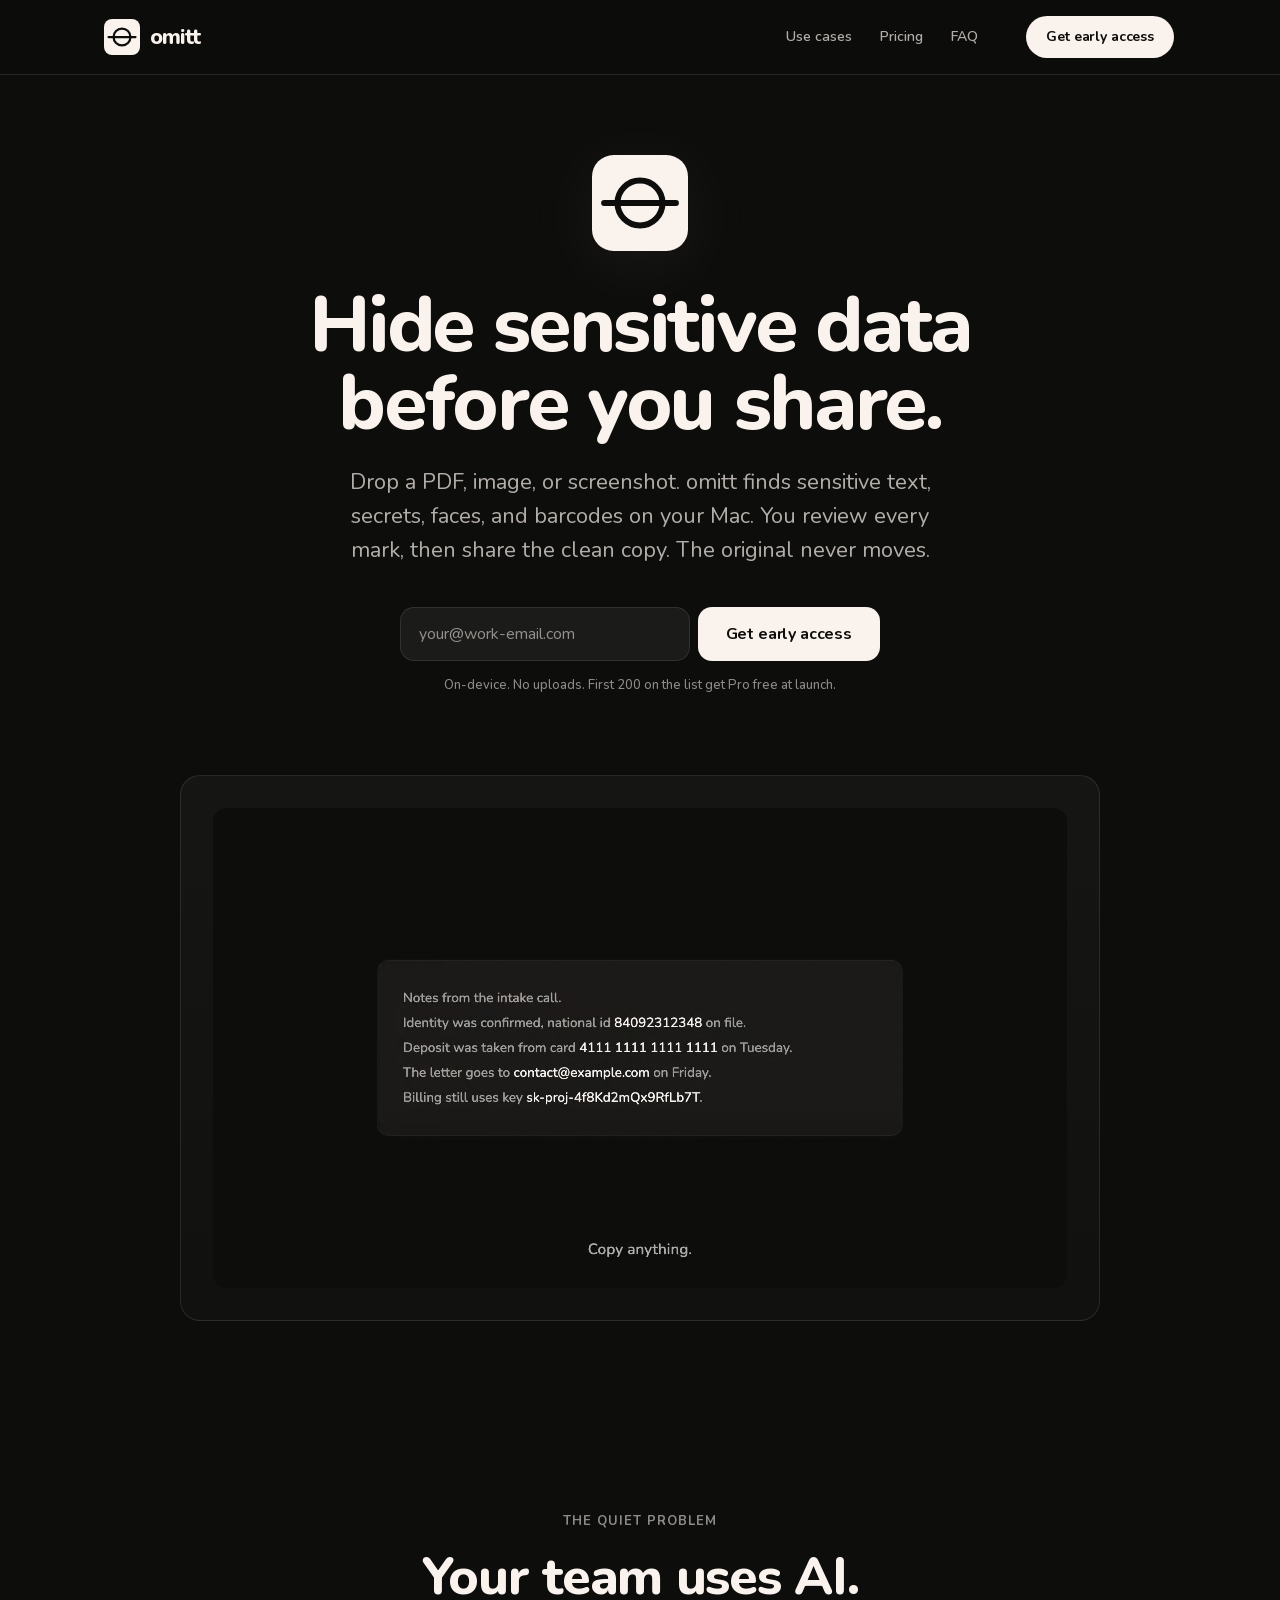
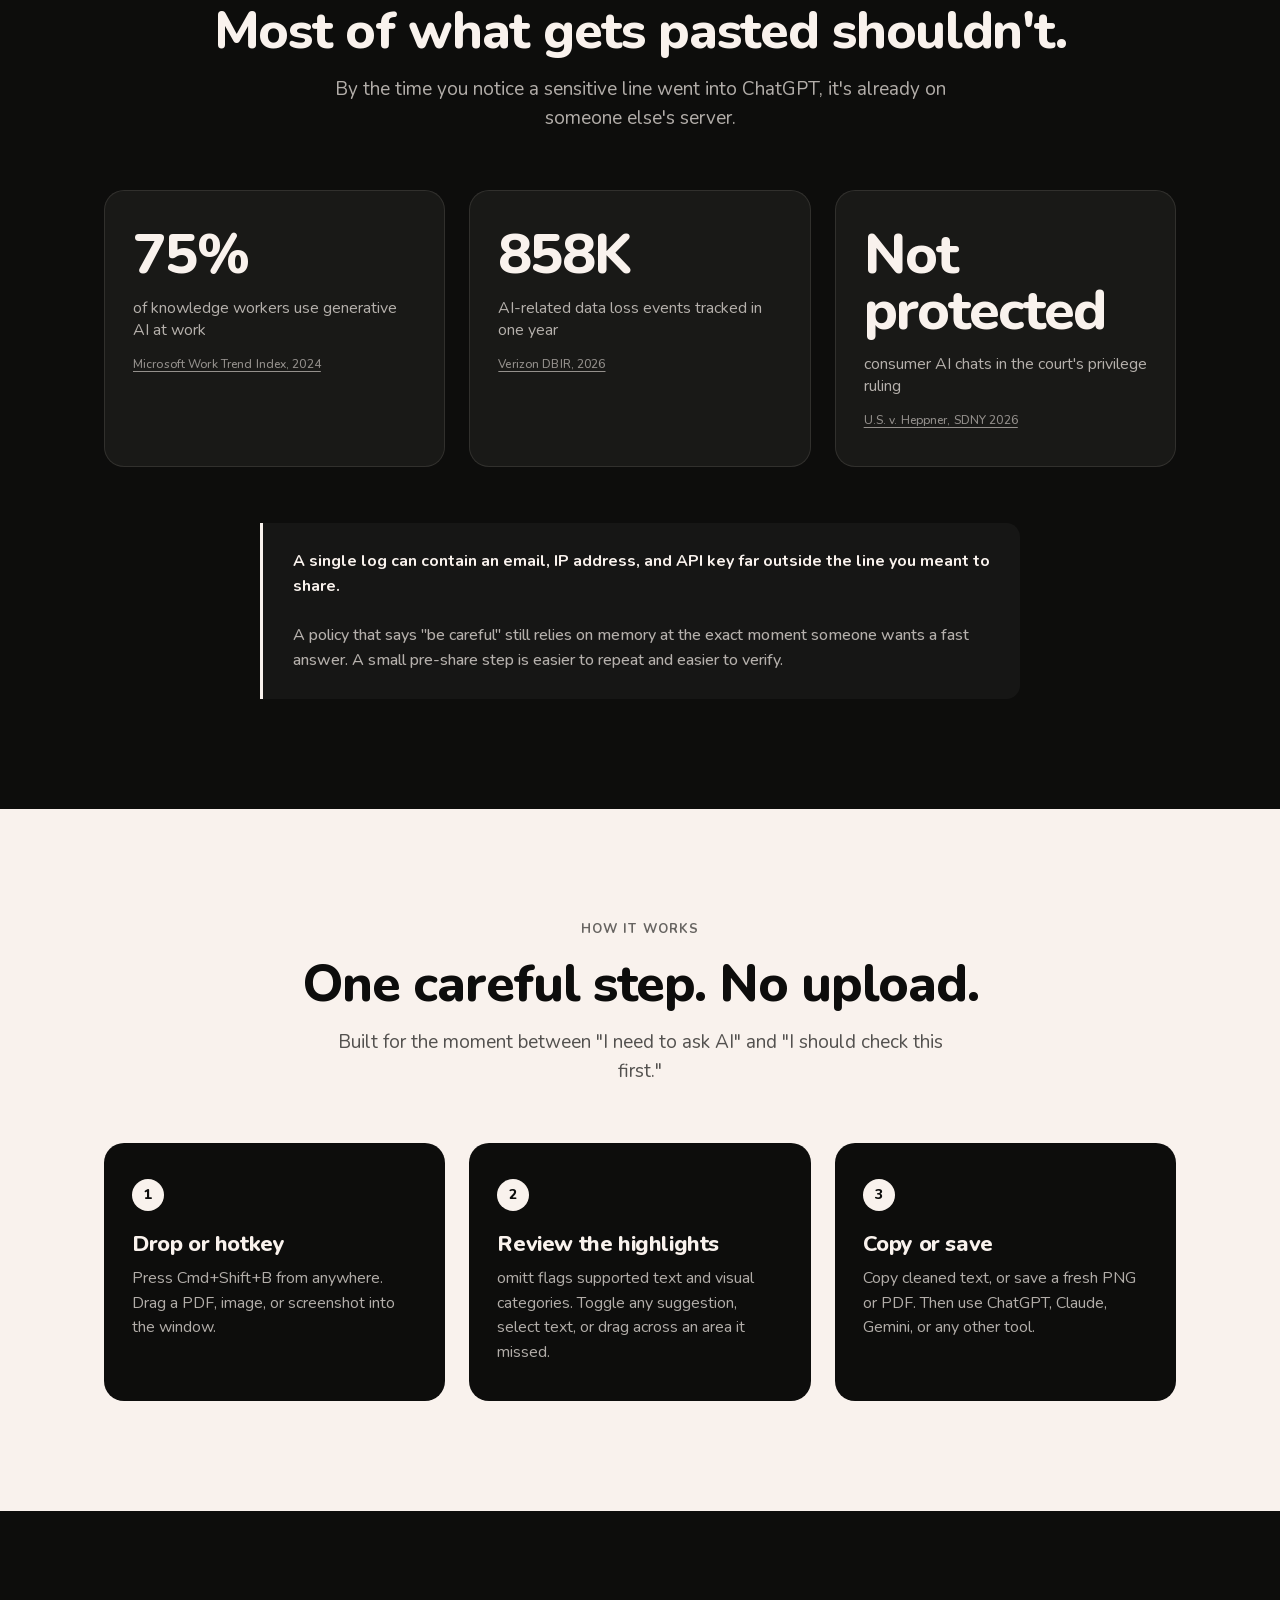
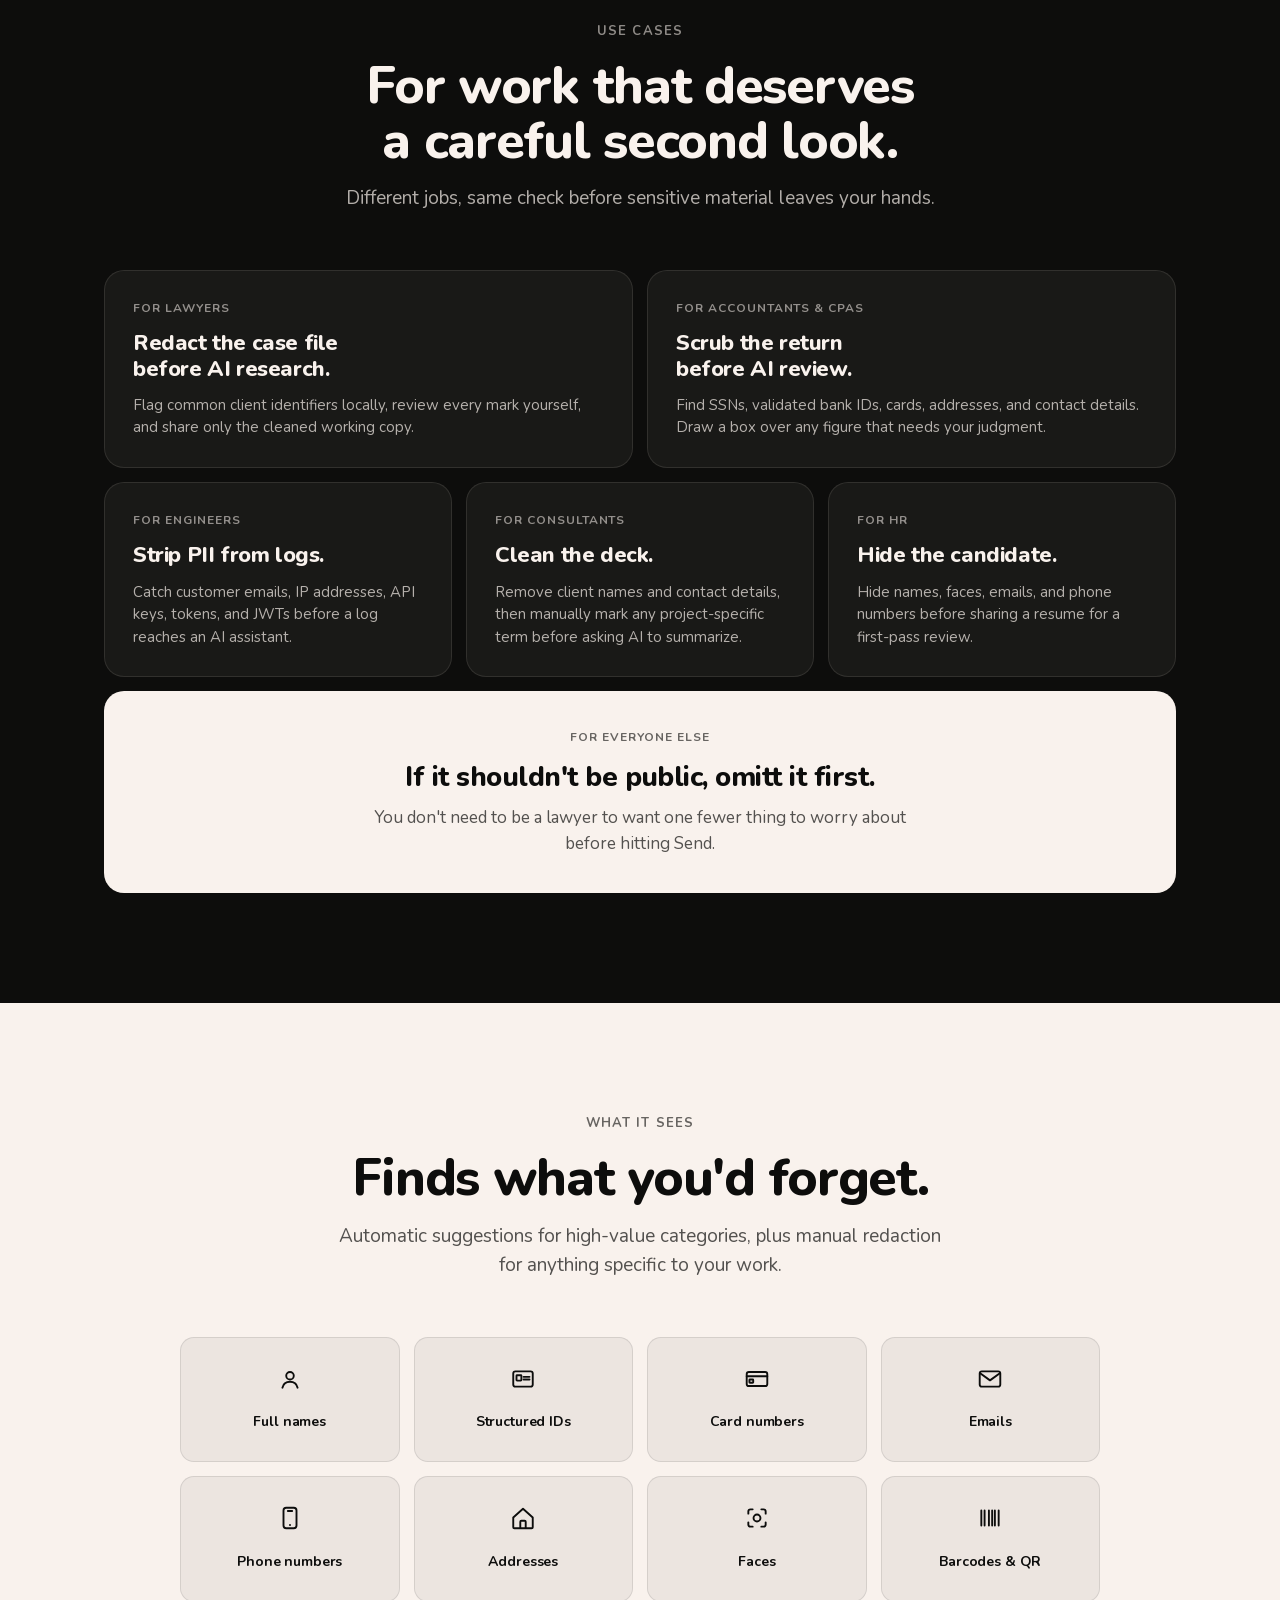
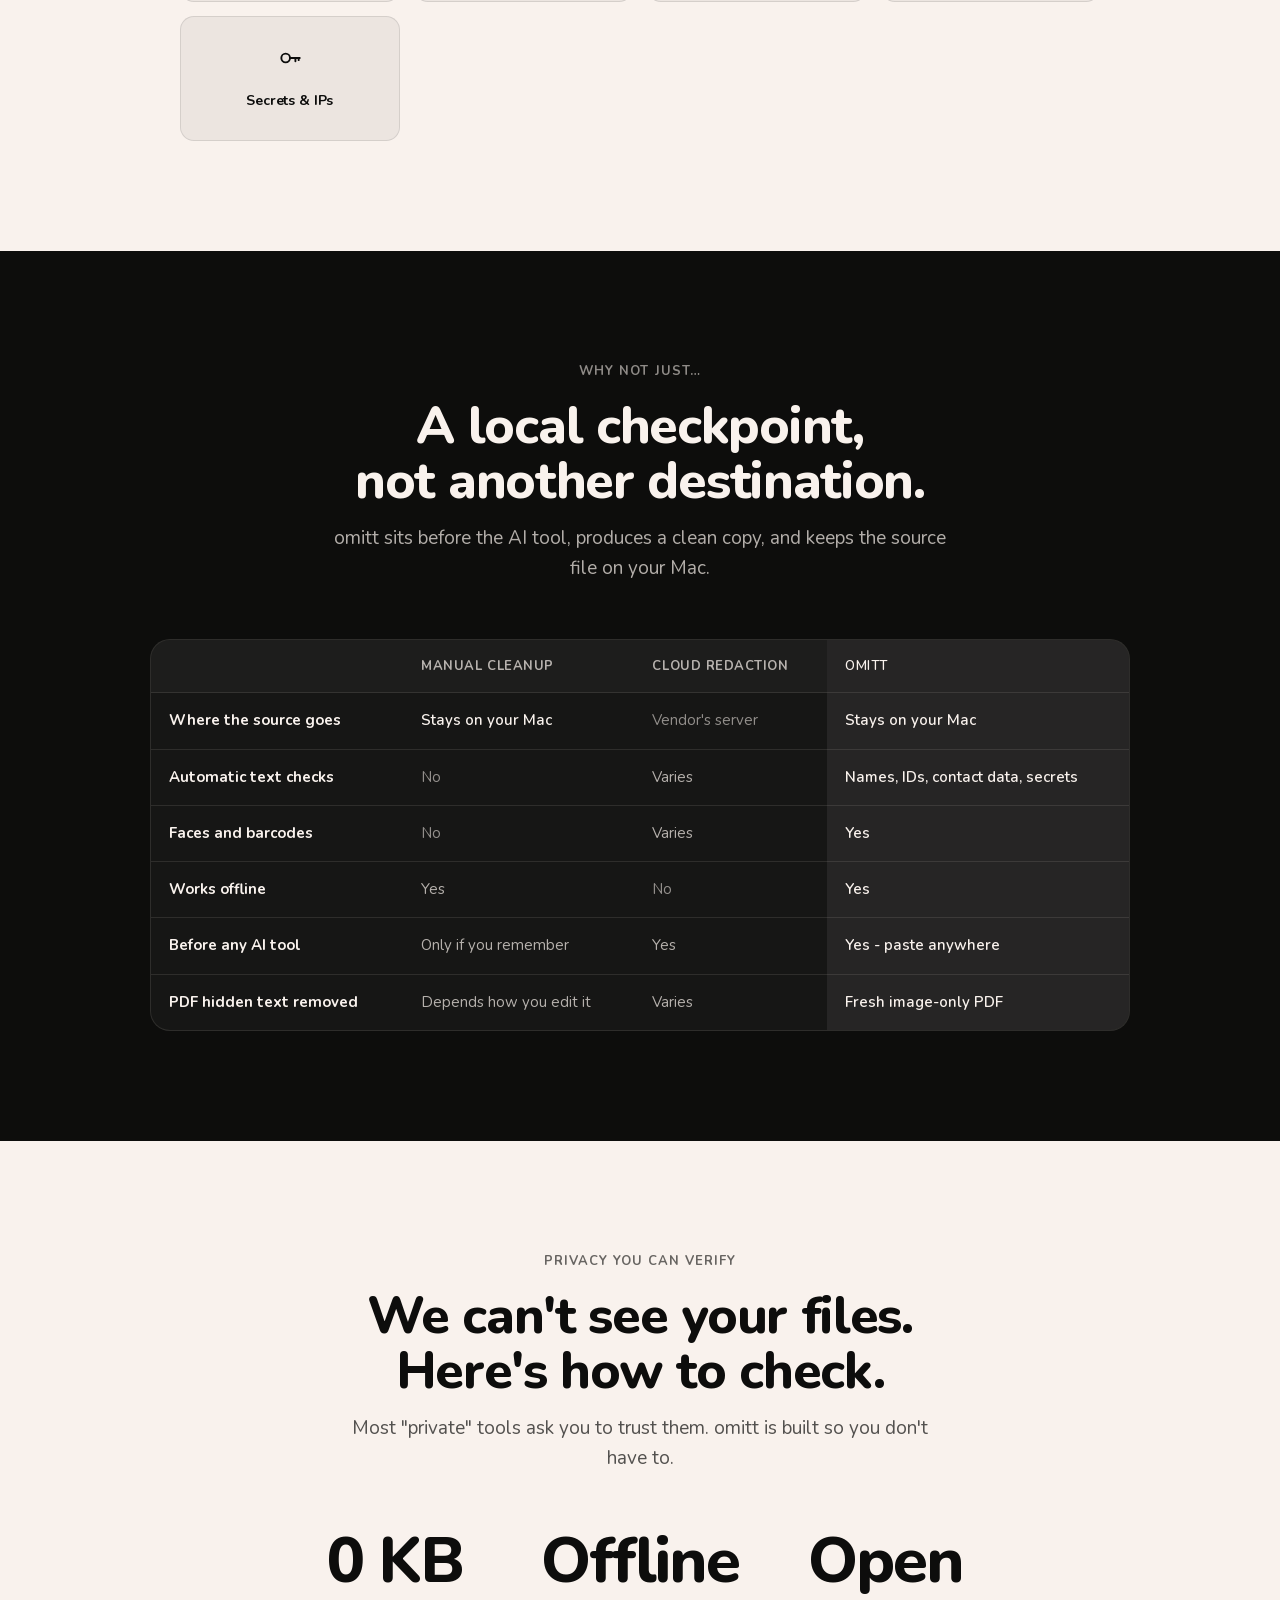
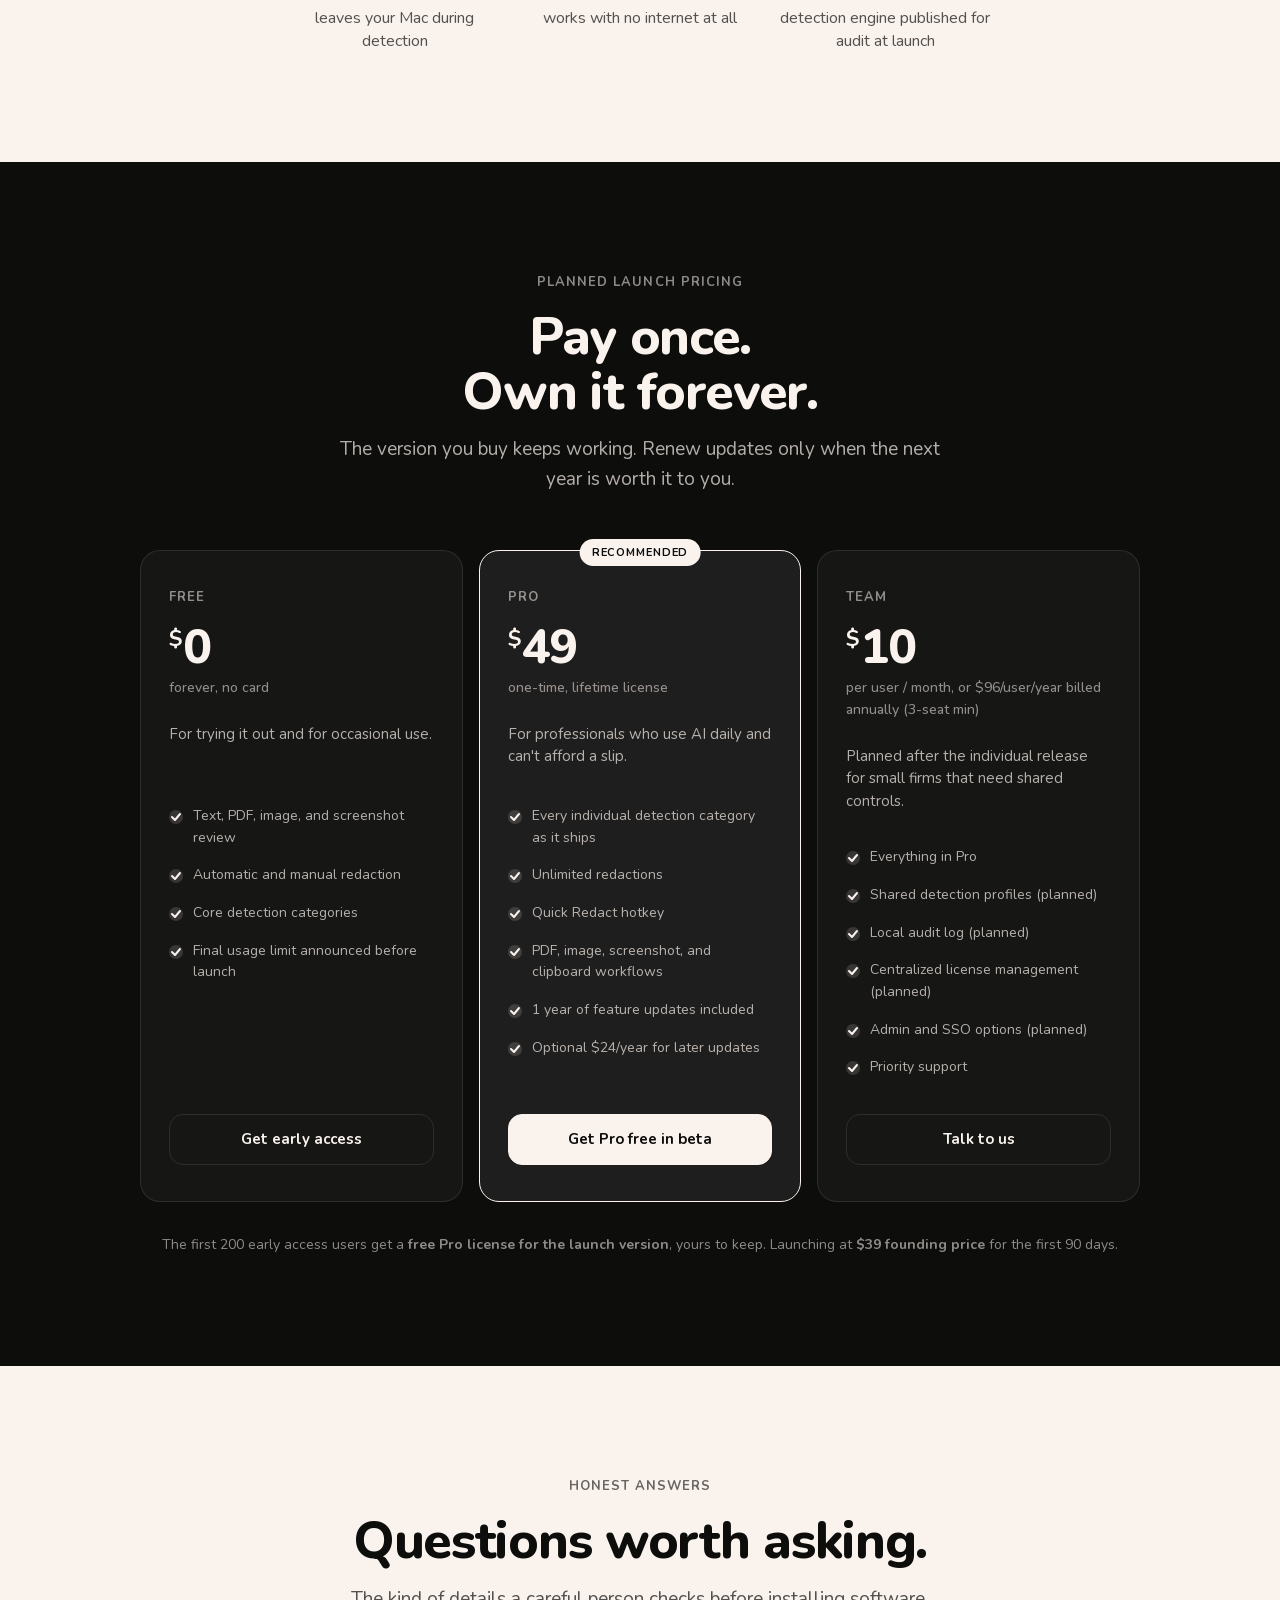
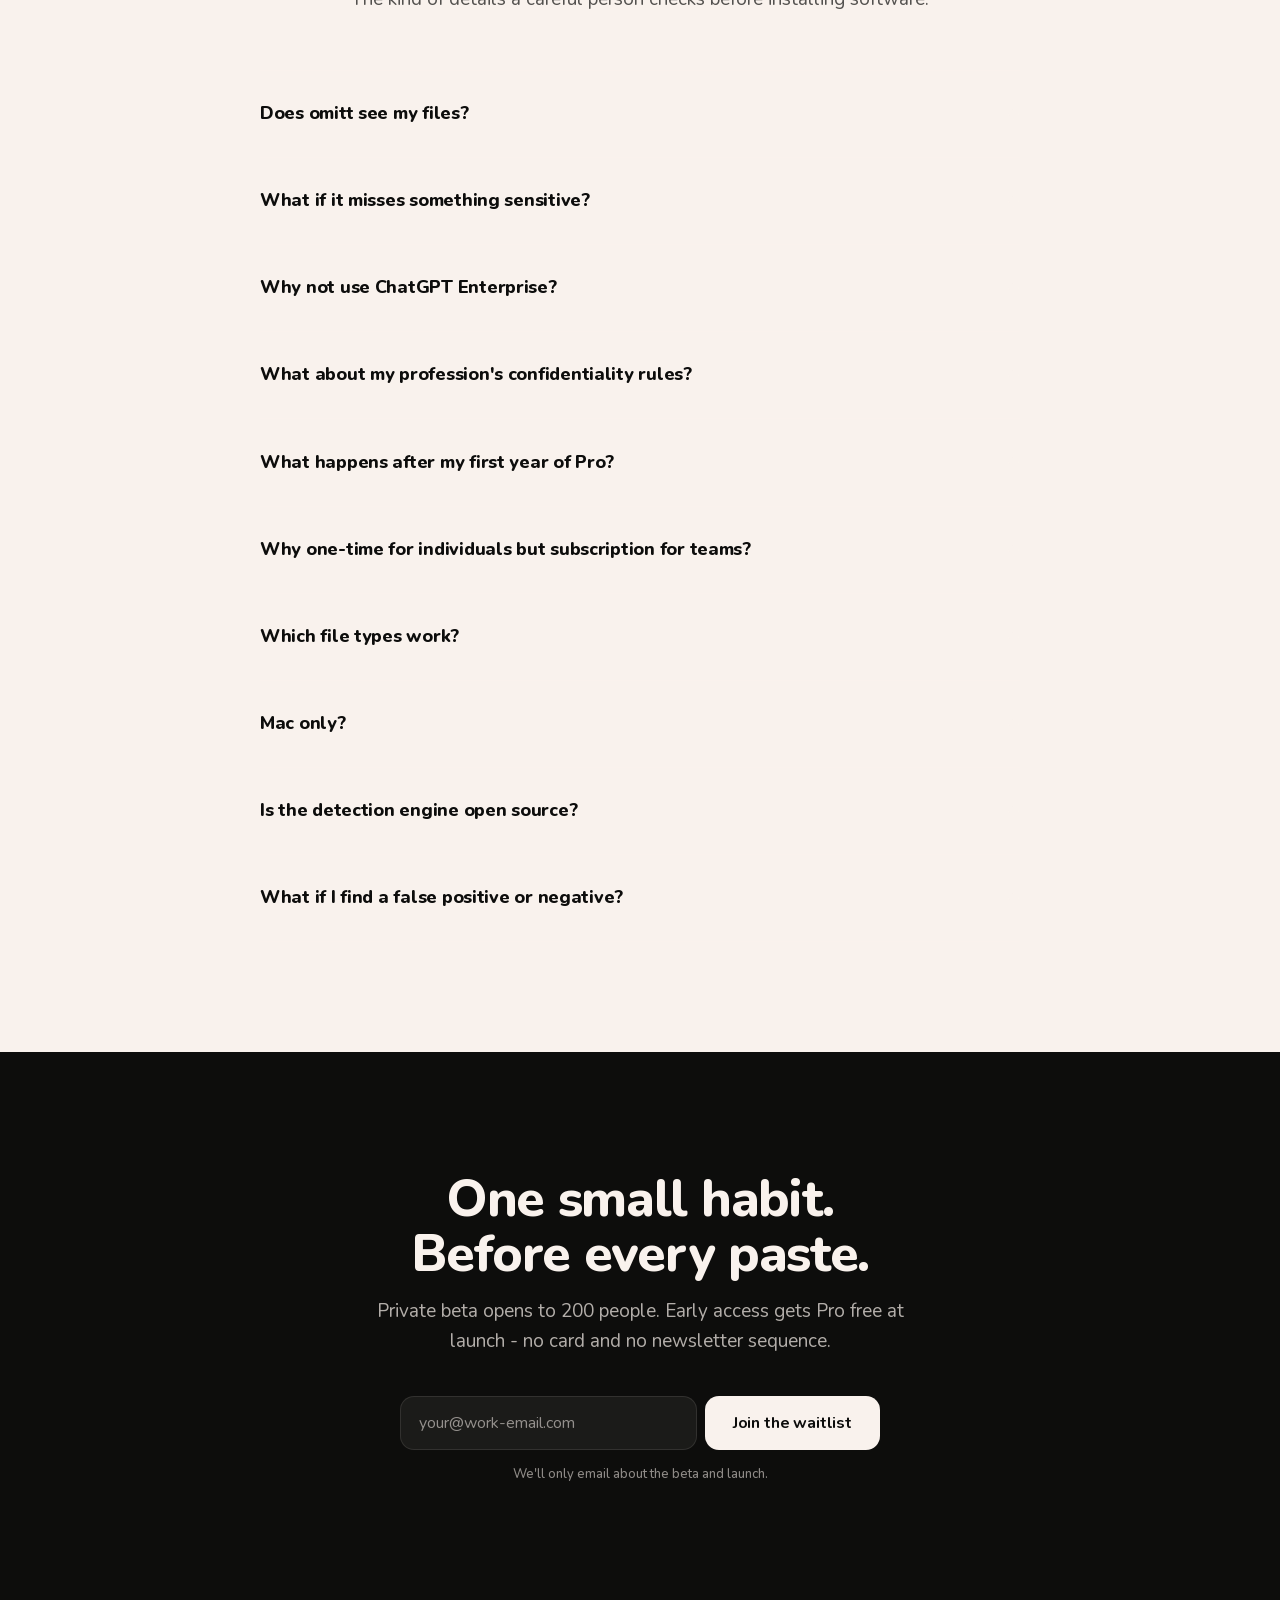
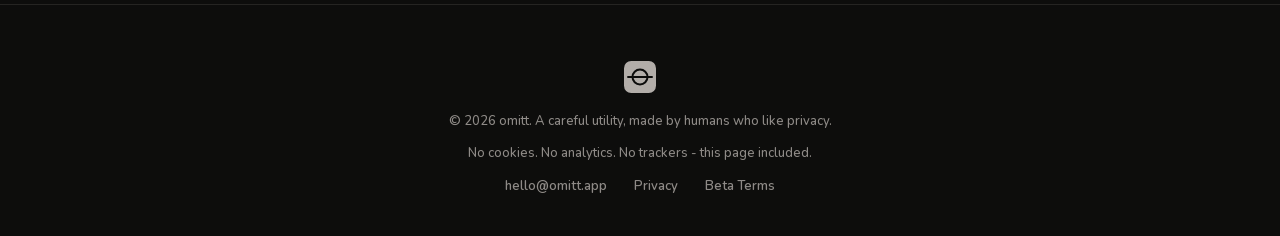
<file: index.html>
<!DOCTYPE html>
<html lang="en">
<head>
<meta charset="UTF-8" />
<meta name="viewport" content="width=device-width, initial-scale=1.0" />
<title>omitt - Hide sensitive data before you share</title>
<meta name="description" content="Review and redact sensitive text, secrets, faces, and barcodes from PDFs and images on your Mac before you share. The original never moves." />

<!-- Theme color & icons -->
<meta name="theme-color" content="#0D0D0C">
<link rel="icon" type="image/svg+xml" href="/assets/svg/favicon.svg">
<link rel="icon" type="image/png" sizes="32x32" href="/assets/png/icon-32.png">
<link rel="icon" type="image/png" sizes="16x16" href="/assets/png/icon-16.png">
<link rel="apple-touch-icon" sizes="180x180" href="/assets/png/apple-touch-icon-180.png">
<link rel="manifest" href="/site.webmanifest">
<link rel="canonical" href="https://omitt.app/">

<!-- Social share -->
<meta property="og:title" content="omitt - Hide sensitive data before you share" />
<meta property="og:description" content="Drop a PDF, image, or screenshot. omitt hides what shouldn't leave your Mac before you paste into AI. The original never moves." />
<meta property="og:type" content="website" />
<meta property="og:url" content="https://omitt.app/" />
<meta property="og:site_name" content="omitt" />
<meta property="og:image" content="https://omitt.app/assets/png/og-image.png">
<meta property="og:image:width" content="1200">
<meta property="og:image:height" content="630">
<meta name="twitter:card" content="summary_large_image">
<meta name="twitter:image" content="https://omitt.app/assets/png/og-image.png">

<!-- Font (self-hosted Nunito variable) -->
<link rel="preload" href="/assets/fonts/Nunito-Variable.woff2" as="font" type="font/woff2" crossorigin>
<link rel="stylesheet" href="/assets/fonts/fonts.css">
<script type="application/ld+json">
{
  "@context": "https://schema.org",
  "@graph": [
    {
      "@type": "Organization",
      "@id": "https://omitt.app/#org",
      "name": "omitt",
      "url": "https://omitt.app/",
      "email": "hello@omitt.app",
      "logo": "https://omitt.app/assets/png/apple-touch-icon-180.png",
      "description": "Privacy-first macOS app that redacts sensitive data on-device before you paste it into AI tools."
    },
    {
      "@type": "WebSite",
      "@id": "https://omitt.app/#website",
      "url": "https://omitt.app/",
      "name": "omitt",
      "publisher": { "@id": "https://omitt.app/#org" },
      "inLanguage": "en"
    },
    {
      "@type": "SoftwareApplication",
      "name": "omitt",
      "operatingSystem": "macOS",
      "applicationCategory": "SecurityApplication",
      "url": "https://omitt.app/",
      "publisher": { "@id": "https://omitt.app/#org" },
      "description": "Detects and redacts names, verified IDs, emails, card numbers, API keys, IP addresses, faces, and barcodes on your Mac before you paste into ChatGPT, Claude, or Gemini. The original never moves."
    }
  ]
}
</script>

<style>
  :root {
    --ink:        #0D0D0C;
    --cream:      #F9F2ED;
    --ink-soft:   rgba(13, 13, 12, 0.70);
    --ink-mute:   rgba(13, 13, 12, 0.62); /* 0.62 keeps small text AA-readable on cream */
    --cream-soft: rgba(249, 242, 237, 0.70);
    --cream-mute: rgba(249, 242, 237, 0.55);
    --cream-line: rgba(249, 242, 237, 0.10);
    --ink-line:   rgba(13, 13, 12, 0.10);
    --radius:     14px;
    --radius-lg:  20px;
    --radius-pill: 999px;
  }

  * { box-sizing: border-box; margin: 0; padding: 0; }
  @media (prefers-reduced-motion: no-preference) {
    html { scroll-behavior: smooth; }
  }

  /* Visible keyboard focus - matches the two-color system */
  a:focus-visible, button:focus-visible, summary:focus-visible {
    outline: 2px solid var(--cream);
    outline-offset: 3px;
    border-radius: 4px;
  }
  section.invert a:focus-visible,
  section.invert button:focus-visible,
  section.invert summary:focus-visible {
    outline-color: var(--ink);
  }

  body {
    font-family: var(--font-body);
    background: var(--ink);
    color: var(--cream);
    line-height: 1.55;
    -webkit-font-smoothing: antialiased;
    -moz-osx-font-smoothing: grayscale;
    font-weight: 400;
  }

  .wrap { max-width: 1120px; margin: 0 auto; padding: 0 24px; }
  .wrap-narrow { max-width: 780px; margin: 0 auto; padding: 0 24px; }

  /* ============================
     TYPOGRAPHY
     ============================ */
  h1, h2, h3, h4 {
    font-family: var(--font-display);
    font-weight: 800;
    line-height: 1.05;
  }
  h2 {
    font-size: clamp(34px, 4.2vw, 52px);
    letter-spacing: -0.025em;
    line-height: 1.05;
    margin-bottom: 16px;
    text-align: center;
  }
  h3 {
    font-size: 22px;
    letter-spacing: -0.018em;
  }
  .eyebrow {
    font-family: var(--font-body);
    font-size: 13px;
    font-weight: 700;
    letter-spacing: 0.08em;
    text-transform: uppercase;
    color: var(--cream-mute);
    margin-bottom: 18px;
    text-align: center;
  }
  section.invert .eyebrow { color: var(--ink-mute); }
  .section-sub {
    font-size: 19px;
    font-weight: 400;
    text-align: center;
    max-width: 620px;
    margin: 0 auto 56px;
    color: var(--cream-soft);
  }
  section.invert .section-sub { color: var(--ink-soft); }

  /* ============================
     NAV
     ============================ */
  nav {
    padding: 16px 0;
    border-bottom: 1px solid var(--cream-line);
    position: sticky;
    top: 0;
    background: rgba(13, 13, 12, 0.85);
    backdrop-filter: saturate(180%) blur(20px);
    -webkit-backdrop-filter: saturate(180%) blur(20px);
    z-index: 100;
  }
  nav .row {
    display: flex; justify-content: space-between; align-items: center;
    gap: 24px;
  }
  .logo {
    display: flex; align-items: center; gap: 10px;
    text-decoration: none;
    color: var(--cream);
  }
  .logo-icon { width: 36px; height: 36px; display: block; }
  .logo-text {
    font-family: var(--font-display);
    font-size: 22px;
    font-weight: 800;
    letter-spacing: -0.035em;
    line-height: 1;
  }
  .nav-links {
    display: flex; gap: 28px;
    margin-left: auto; margin-right: 24px;
  }
  .nav-links a {
    color: var(--cream-soft);
    text-decoration: none;
    font-size: 14px;
    font-weight: 600;
    transition: color .15s;
  }
  .nav-links a:hover { color: var(--cream); }
  nav .cta {
    background: var(--cream); color: var(--ink);
    padding: 10px 20px; border-radius: var(--radius-pill);
    text-decoration: none;
    font-family: var(--font-body);
    font-size: 14px;
    font-weight: 700;
    letter-spacing: -0.01em;
    transition: opacity .15s, transform .1s;
    white-space: nowrap;
    margin-right: 2px;
  }
  nav .cta:hover { opacity: .9; }
  nav .cta:active { transform: scale(.98); }

  /* ============================
     HERO
     ============================ */
  /* Hero uses the SAME container (.wrap) as every other section.
     Typographic hierarchy lives in max-width on .lede and form -NOT in the container.
     This is the Apple/Stripe/Linear pattern: one column width, hierarchy via type. */
  .hero {
    text-align: center;
    padding: 80px 0;
  }
  .hero-mark {
    width: 96px;
    height: 96px;
    display: block;
    margin: 0 auto 36px;
    /* Subtle "lifted" presence without competing with H1 */
    filter: drop-shadow(0 12px 32px rgba(249, 242, 237, 0.06));
  }
  .hero h1 {
    font-size: clamp(42px, 6.2vw, 78px);
    font-weight: 800;
    letter-spacing: -0.030em;
    line-height: 1.0;
    margin-bottom: 22px;
    color: var(--cream);
  }
  .hero .lede {
    font-size: clamp(18px, 1.8vw, 22px);
    color: var(--cream-soft);
    max-width: 620px;  /* Same as .section-sub - unified reading column */
    margin: 0 auto 40px;
    font-weight: 400;
  }
  .hero .lede kbd {
    font-family: var(--font-body);
    font-size: 0.85em;
    padding: 2px 8px;
    border: 1px solid var(--cream-line);
    border-radius: 6px;
    background: rgba(249, 242, 237, 0.06);
    color: var(--cream);
    font-weight: 500;
  }

  /* ============================
     FORM
     ============================ */
  form.signup {
    display: flex; gap: 8px;
    max-width: 480px; margin: 0 auto;
    flex-wrap: wrap;
    justify-content: center;
  }
  form.signup input[type="email"] {
    flex: 1; min-width: 240px;
    padding: 15px 18px;
    font-family: var(--font-body);
    font-size: 16px;
    font-weight: 400;
    border: 1px solid var(--cream-line);
    border-radius: var(--radius);
    background: rgba(249, 242, 237, 0.06);
    color: var(--cream);
    outline: none;
    transition: border-color .15s, background .15s;
  }
  form.signup input[type="email"]::placeholder { color: var(--cream-mute); }
  form.signup input[type="email"]:focus {
    border-color: var(--cream);
    background: rgba(249, 242, 237, 0.1);
  }
  form.signup input[type="email"]:focus-visible {
    outline: 2px solid var(--cream);
    outline-offset: 3px;
  }
  form.signup button {
    padding: 15px 28px;
    font-family: var(--font-body);
    font-size: 16px; font-weight: 700;
    background: var(--cream);
    color: var(--ink);
    border: none;
    border-radius: var(--radius);
    cursor: pointer;
    letter-spacing: -0.01em;
    transition: opacity .15s, transform .1s;
    white-space: nowrap;
  }
  form.signup button:hover { opacity: .9; }
  form.signup button:active { transform: scale(.98); }
  .form-note {
    font-size: 13px;
    font-weight: 500;
    color: var(--cream-mute);
    margin-top: 14px;
  }
  section.invert .form-note { color: var(--ink-mute); }
  .form-success {
    display: none;
    background: rgba(249, 242, 237, 0.08);
    border: 1px solid var(--cream-line);
    color: var(--cream);
    padding: 18px 22px;
    border-radius: var(--radius);
    margin: 20px auto 0;
    max-width: 480px;
    font-size: 15px;
    font-weight: 600;
    text-align: center;
  }
  .form-success.show { display: block; }

  /* On-brand inline form error - replaces default browser validation bubble */
  .form-error {
    display: none;
    margin: 12px auto 0;
    max-width: 480px;
    padding: 12px 16px;
    background: rgba(249, 242, 237, 0.06);
    border: 1px solid var(--cream-line);
    border-left: 3px solid var(--cream);
    border-radius: var(--radius);
    font-family: var(--font-body);
    font-size: 14px;
    font-weight: 500;
    color: var(--cream);
    text-align: left;
  }
  .form-error.show { display: block; }
  section.invert .form-error {
    background: rgba(13, 13, 12, 0.04);
    border-color: var(--ink-line);
    border-left-color: var(--ink);
    color: var(--ink);
  }
  form.signup input[type="email"].is-invalid {
    border-color: var(--cream);
    background: rgba(249, 242, 237, 0.12);
  }
  section.invert .form-success {
    background: rgba(13, 13, 12, 0.06);
    border-color: var(--ink-line);
    color: var(--ink);
  }

  /* ============================
     DEMO MOCKUP (stylized window with redaction)
     ============================ */
  .demo {
    margin: 80px auto 0;
    max-width: 920px;
    padding: 32px;
    background: linear-gradient(180deg, rgba(249, 242, 237, 0.04) 0%, rgba(249, 242, 237, 0.02) 100%);
    border: 1px solid var(--cream-line);
    border-radius: var(--radius-lg);
    text-align: center;
  }
  .demo-mockup video,
  .demo-mockup img {
    width: 100%;
    max-width: 856px;
    height: auto;
    display: block;
    margin: 0 auto;
    border-radius: 14px;
  }
  /* Specificity has to beat .demo-mockup img above, hence the tag. */
  .demo-mockup img.demo-still { display: none; }
  @media (prefers-reduced-motion: reduce) {
    .demo-mockup video.demo-video { display: none; }
    .demo-mockup img.demo-still { display: block; }
  }

  /* ============================
     SECTIONS
     ============================ */
  section { padding: 110px 0; }
  section.invert {
    background: var(--cream);
    color: var(--ink);
  }

  /* ============================
     PROBLEM (numbers)
     ============================ */
  .stat-row {
    display: grid;
    grid-template-columns: repeat(3, 1fr);
    gap: 24px;
    margin-bottom: 56px;
  }
  .stat-card {
    background: rgba(249, 242, 237, 0.05);
    border: 1px solid var(--cream-line);
    border-radius: var(--radius-lg);
    padding: 36px 28px;
    text-align: left;
  }
  .stat-num {
    font-family: var(--font-display);
    font-size: 56px;
    font-weight: 800;
    letter-spacing: -0.035em;
    line-height: 1;
    margin-bottom: 14px;
    color: var(--cream);
  }
  .stat-label {
    font-size: 16px;
    font-weight: 400;
    color: var(--cream-soft);
    line-height: 1.4;
  }
  .stat-source {
    font-size: 12px;
    font-weight: 500;
    color: var(--cream-mute);
    margin-top: 14px;
    letter-spacing: 0.01em;
  }
  .stat-source a {
    color: inherit;
    text-decoration: underline;
    text-underline-offset: 3px;
  }
  .problem-callout {
    background: rgba(249, 242, 237, 0.04);
    border-left: 3px solid var(--cream);
    padding: 26px 30px;
    border-radius: 0 var(--radius) var(--radius) 0;
    margin: 0 auto;
    max-width: 760px;
    font-size: 16px;
    font-weight: 500;
    color: var(--cream-soft);
    line-height: 1.55;
  }
  .problem-callout em {
    display: block;
    font-style: italic;
    font-weight: 500;
    font-size: 19px;
    color: var(--cream);
    margin-bottom: 6px;
    line-height: 1.45;
  }
  .problem-callout em::before { content: "\201C"; margin-right: 2px; }
  .problem-callout em::after { content: "\201D"; margin-left: 2px; }
  .problem-callout strong { color: var(--cream); font-weight: 700; }

  /* ============================
     STEPS
     ============================ */
  .steps {
    display: grid;
    grid-template-columns: repeat(3, 1fr);
    gap: 24px;
  }
  .step {
    padding: 36px 28px;
    border-radius: var(--radius-lg);
    background: var(--ink);
    color: var(--cream);
  }
  section.invert .step { background: var(--ink); color: var(--cream); }
  .step-num {
    display: inline-flex;
    width: 32px; height: 32px;
    align-items: center; justify-content: center;
    border-radius: 50%;
    font-family: var(--font-display);
    font-size: 14px; font-weight: 800;
    margin-bottom: 22px;
    background: var(--cream);
    color: var(--ink);
  }
  .step h3 {
    color: var(--cream);
    margin-bottom: 10px;
  }
  .step p {
    font-size: 16px;
    color: var(--cream-soft);
  }

  /* ============================
     USE CASES (BENTO)
     ============================ */
  .bento {
    display: grid;
    grid-template-columns: repeat(6, 1fr);
    grid-auto-rows: minmax(180px, auto);
    gap: 14px;
    max-width: 1080px;
    margin: 0 auto;
  }
  .bento-card {
    background: rgba(249, 242, 237, 0.05);
    border: 1px solid var(--cream-line);
    border-radius: var(--radius-lg);
    padding: 28px;
    display: flex;
    flex-direction: column;
    justify-content: space-between;
    transition: background .15s, border-color .15s, transform .15s;
  }
  .bento-card:hover {
    background: rgba(249, 242, 237, 0.08);
    border-color: rgba(249, 242, 237, 0.18);
    transform: translateY(-2px);
  }
  /* Cream-on-ink card has its own hover - don't apply dark-mode hover overrides */
  .bento-c6:hover {
    background: var(--cream);
    border-color: transparent;
    transform: translateY(-2px);
    box-shadow: 0 14px 40px rgba(0, 0, 0, 0.25);
  }
  .bento-card .tag {
    font-family: var(--font-body);
    font-size: 12px;
    font-weight: 700;
    letter-spacing: 0.08em;
    text-transform: uppercase;
    color: var(--cream-mute);
    margin-bottom: 14px;
  }
  .bento-card h3 {
    font-family: var(--font-display);
    font-size: 22px;
    font-weight: 800;
    letter-spacing: -0.018em;
    line-height: 1.15;
    margin-bottom: 12px;
    color: var(--cream);
  }
  .bento-card p {
    font-size: 15px;
    color: var(--cream-soft);
    line-height: 1.5;
  }
  .bento-c1 { grid-column: span 3; }
  .bento-c2 { grid-column: span 3; }
  .bento-c3 { grid-column: span 2; }
  .bento-c4 { grid-column: span 2; }
  .bento-c5 { grid-column: span 2; }
  .bento-c6 { grid-column: span 6; }
  .bento-c6 {
    background: var(--cream);
    color: var(--ink);
    border-color: transparent;
    text-align: center;
    padding: 36px;
  }
  .bento-c6 h3 { color: var(--ink); font-size: 28px; }
  .bento-c6 p { color: var(--ink-soft); font-size: 17px; max-width: 540px; margin: 0 auto; }
  .bento-c6 .tag { color: var(--ink-mute); }

  /* ============================
     DETECT GRID
     ============================ */
  .detects {
    display: grid;
    grid-template-columns: repeat(4, 1fr);
    gap: 14px;
    max-width: 920px;
    margin: 0 auto;
  }
  .detect {
    background: rgba(13, 13, 12, 0.05);
    border: 1px solid var(--ink-line);
    color: var(--ink);
    padding: 28px 18px;
    border-radius: var(--radius);
    text-align: center;
    transition: border-color .15s, background .15s;
  }
  section:not(.invert) .detect {
    background: rgba(249, 242, 237, 0.05);
    border-color: var(--cream-line);
    color: var(--cream);
  }
  .detect:hover {
    background: rgba(13, 13, 12, 0.09);
    border-color: rgba(13, 13, 12, 0.2);
  }
  section:not(.invert) .detect:hover {
    background: rgba(249, 242, 237, 0.08);
    border-color: rgba(249, 242, 237, 0.2);
  }
  .detect svg {
    width: 26px; height: 26px;
    margin-bottom: 12px;
    color: currentColor;
  }
  .detect-label {
    font-family: var(--font-body);
    font-size: 14px;
    font-weight: 700;
    letter-spacing: -0.01em;
  }
  .detect-soon {
    font-size: 11px;
    font-weight: 700;
    letter-spacing: 0.07em;
    text-transform: uppercase;
    color: var(--ink-mute);
    margin-top: 5px;
  }
  section:not(.invert) .detect-soon { color: var(--cream-mute); }

  /* ============================
     COMPARISON TABLE
     ============================ */
  .compare-wrap {
    overflow-x: auto;
    max-width: 980px;
    margin: 0 auto;
  }
  table.compare {
    width: 100%;
    border-collapse: separate;
    border-spacing: 0;
    background: rgba(249, 242, 237, 0.04);
    border: 1px solid var(--cream-line);
    border-radius: var(--radius-lg);
    overflow: hidden;
    font-size: 15px;
  }
  table.compare th, table.compare td {
    padding: 16px 18px;
    text-align: left;
    border-bottom: 1px solid var(--cream-line);
  }
  table.compare th {
    font-family: var(--font-body);
    font-weight: 700;
    color: var(--cream-soft);
    font-size: 13px;
    letter-spacing: 0.04em;
    text-transform: uppercase;
    background: rgba(249, 242, 237, 0.03);
  }
  table.compare th:first-child, table.compare td:first-child {
    font-weight: 700;
    color: var(--cream);
  }
  table.compare .col-omitt {
    background: rgba(249, 242, 237, 0.07);
    color: var(--cream);
    font-weight: 600;
  }
  table.compare tbody tr:last-child td { border-bottom: none; }
  table.compare td {
    color: var(--cream-soft);
  }
  table.compare td.good { color: var(--cream); font-weight: 600; }
  table.compare td.bad { color: var(--cream-mute); }

  /* ============================
     PRIVACY PROMISE
     ============================ */
  .promise {
    max-width: 760px;
    margin: 0 auto;
    text-align: center;
  }
  .promise-stat {
    display: grid;
    grid-template-columns: repeat(3, 1fr);
    gap: 24px;
    margin-top: 48px;
  }
  .promise-stat .stat-num { color: var(--ink); font-size: 64px; }
  .promise-stat .stat-label { color: var(--ink-soft); }

  /* ============================
     PRICING
     ============================ */
  .pricing {
    display: grid;
    grid-template-columns: repeat(3, 1fr);
    gap: 16px;
    max-width: 1000px;
    margin: 0 auto;
  }
  .price-card {
    background: rgba(249, 242, 237, 0.04);
    border: 1px solid var(--cream-line);
    border-radius: var(--radius-lg);
    padding: 36px 28px;
    display: flex;
    flex-direction: column;
    transition: border-color .15s, background .15s;
  }
  .price-card.featured {
    border-color: var(--cream);
    background: rgba(249, 242, 237, 0.08);
    position: relative;
  }
  .price-card.featured::before {
    content: "Recommended";
    position: absolute;
    top: -12px;
    left: 50%;
    transform: translateX(-50%);
    background: var(--cream);
    color: var(--ink);
    font-family: var(--font-body);
    font-size: 11px;
    font-weight: 700;
    letter-spacing: 0.08em;
    text-transform: uppercase;
    padding: 5px 12px;
    border-radius: var(--radius-pill);
  }
  .price-tier {
    font-family: var(--font-body);
    font-size: 13px;
    font-weight: 700;
    letter-spacing: 0.08em;
    text-transform: uppercase;
    color: var(--cream-mute);
    margin-bottom: 16px;
  }
  .price-amount {
    font-family: var(--font-display);
    font-size: 48px;
    font-weight: 800;
    letter-spacing: -0.035em;
    line-height: 1;
    color: var(--cream);
    margin-bottom: 6px;
  }
  .price-amount sup {
    font-size: 22px;
    font-weight: 700;
    vertical-align: super;
    margin-right: 2px;
  }
  .price-period {
    font-size: 14px;
    font-weight: 500;
    color: var(--cream-mute);
    margin-bottom: 24px;
  }
  .price-desc {
    font-size: 15px;
    color: var(--cream-soft);
    margin-bottom: 26px;
    line-height: 1.5;
    min-height: 48px;
  }
  .price-features {
    list-style: none;
    margin-bottom: 28px;
    flex: 1;
  }
  .price-features li {
    padding: 8px 0;
    font-size: 14px;
    color: var(--cream-soft);
    display: flex;
    align-items: flex-start;
    gap: 10px;
  }
  .price-features li::before {
    content: "";
    width: 14px; height: 14px;
    border-radius: 50%;
    background: rgba(249, 242, 237, 0.15);
    flex-shrink: 0;
    margin-top: 5px;
    background-image: url("data:image/svg+xml,%3Csvg xmlns='http://www.w3.org/2000/svg' viewBox='0 0 14 14' fill='none' stroke='%23F9F2ED' stroke-width='2' stroke-linecap='round' stroke-linejoin='round'%3E%3Cpath d='M3 7l3 3 5-6'/%3E%3C/svg%3E");
    background-size: contain;
  }
  .price-cta {
    display: block;
    text-align: center;
    padding: 13px 20px;
    font-family: var(--font-body);
    font-size: 15px;
    font-weight: 700;
    text-decoration: none;
    border-radius: var(--radius);
    border: 1px solid var(--cream-line);
    color: var(--cream);
    transition: background .15s, border-color .15s;
  }
  .price-cta:hover {
    background: rgba(249, 242, 237, 0.1);
    border-color: var(--cream-soft);
  }
  .price-card.featured .price-cta {
    background: var(--cream);
    color: var(--ink);
    border-color: var(--cream);
  }
  .price-card.featured .price-cta:hover {
    opacity: 0.92;
  }
  .pricing-note {
    text-align: center;
    margin-top: 32px;
    font-size: 14px;
    color: var(--cream-mute);
  }

  /* ============================
     FAQ
     ============================ */
  .faq {
    max-width: 760px;
    margin: 0 auto;
  }
  details.faq-item {
    border-bottom: 1px solid var(--cream-line);
    padding: 4px 0;
  }
  details.faq-item:first-of-type { border-top: 1px solid var(--cream-line); }
  details.faq-item summary {
    padding: 22px 0;
    cursor: pointer;
    font-family: var(--font-display);
    font-size: 18px;
    font-weight: 800;
    letter-spacing: -0.015em;
    color: var(--cream);
    display: flex;
    justify-content: space-between;
    align-items: center;
    gap: 16px;
    list-style: none;
  }
  details.faq-item summary::-webkit-details-marker { display: none; }
  details.faq-item summary::after {
    content: "+";
    font-family: var(--font-display);
    font-weight: 800;
    font-size: 22px;
    color: var(--cream-soft);
    transition: transform .2s;
  }
  details.faq-item[open] summary::after { content: "−"; }
  details.faq-item p {
    padding: 0 0 24px;
    font-size: 16px;
    color: var(--cream-soft);
    line-height: 1.55;
  }

  /* ============================
     FINAL CTA - uses .wrap like all other sections for visual consistency
     ============================ */
  .cta-final {
    text-align: center;
    padding: 120px 0;
  }
  .cta-final h2 { color: var(--cream); }
  .cta-final .lede {
    color: var(--cream-soft);
    font-size: 19px;
    margin-bottom: 40px;
    max-width: 560px;
    margin-left: auto;
    margin-right: auto;
  }

  /* ============================
     MOBILE STICKY CTA
     ============================ */
  .mobile-sticky-cta {
    display: none;
  }
  @media (max-width: 760px) {
    .mobile-sticky-cta {
      display: block;
      position: fixed;
      bottom: 16px;
      left: 50%;
      transform: translateX(calc(-50% + 0px));
      background: var(--cream);
      color: var(--ink);
      padding: 13px 26px;
      border-radius: var(--radius-pill);
      text-decoration: none;
      font-family: var(--font-body);
      font-weight: 700;
      font-size: 15px;
      letter-spacing: -0.01em;
      white-space: nowrap; /* fixed + left:50% caps available width at 50vw - without this the label wraps */
      box-shadow: 0 10px 28px rgba(0,0,0,0.35);
      z-index: 80;
      opacity: 0;
      pointer-events: none;
      visibility: hidden; /* keeps the hidden CTA out of the keyboard tab order */
      transition: opacity .25s ease, transform .25s ease, visibility .25s;
    }
    .mobile-sticky-cta.show {
      opacity: 1;
      pointer-events: auto;
      visibility: visible;
    }
    .mobile-sticky-cta:active { transform: translateX(-50%) scale(.97); }
  }

  /* ============================
     FOOTER
     ============================ */
  footer {
    padding: 56px 0 40px;
    text-align: center;
    color: var(--cream-mute);
    font-size: 13px;
    border-top: 1px solid var(--cream-line);
  }
  footer .footer-logo {
    width: 32px; height: 32px;
    margin: 0 auto 18px;
    display: block;
    opacity: 0.7;
  }
  footer .footer-text {
    font-weight: 500;
    margin-bottom: 12px;
  }
  footer a {
    color: var(--cream-mute);
    text-decoration: none;
    margin: 0 12px;
    font-weight: 600;
    transition: color .15s;
  }
  footer a:hover { color: var(--cream); }

  /* ============================
     RESPONSIVE - LAYERED MOBILE STRATEGY
     ============================ */

  /* --------- TABLET / SMALL DESKTOP (900px) --------- */
  @media (max-width: 900px) {
    .wrap, .wrap-narrow { padding: 0 24px; }
    .nav-links { display: none; }
    nav .cta { padding: 9px 16px; font-size: 13px; }

    .bento { grid-template-columns: repeat(2, 1fr); }
    .bento-c1, .bento-c2, .bento-c3, .bento-c4, .bento-c5 { grid-column: span 1; }
    .bento-c6 { grid-column: span 2; }

    .stat-row { grid-template-columns: 1fr; }
    /* Pricing: keep natural order Free → Pro → Team across all viewports */
    .pricing { grid-template-columns: 1fr; max-width: 480px; }

    section { padding: 96px 0; }
    h2 { font-size: clamp(30px, 5vw, 42px); }
  }

  /* --------- MOBILE (760px) --------- */
  @media (max-width: 760px) {
    /* SINGLE source of truth for content column on mobile.
       Every section, hero, final CTA -they all share this padding. */
    .wrap, .wrap-narrow { padding: 0 28px; }

    /* Hero uses .wrap directly -no extra horizontal padding */
    .hero { padding: 48px 0 56px; }
    .hero-mark { width: 76px; height: 76px; margin-bottom: 28px; }
    .hero h1 {
      font-size: 32px;
      line-height: 1.12;
      letter-spacing: -0.02em;
    }
    .hero h1 br { display: none; }
    .hero .lede { font-size: 16px; margin-bottom: 32px; }

    /* Form & button -stack vertically, full content width (matches cards/text) */
    form.signup {
      flex-direction: column;
      max-width: 100%;
      gap: 10px;
    }
    form.signup input[type="email"] {
      min-width: 0;
      width: 100%;
      padding: 14px 16px;
      font-size: 16px; /* prevents iOS auto-zoom on focus */
    }
    form.signup button {
      width: 100%;
      padding: 14px 20px;
    }

    /* Demo mockup mobile */
    .demo { padding: 18px; margin-top: 48px; }

    /* Nav CTA touch-friendly */
    nav .cta { padding: 10px 18px; font-size: 13px; margin-right: 0; }

    /* Sections */
    section { padding: 72px 0; }
    h2 { font-size: 32px; line-height: 1.08; letter-spacing: -0.02em; }
    .section-sub { font-size: 17px; margin-bottom: 40px; }
    .eyebrow { font-size: 12px; margin-bottom: 14px; }

    /* Problem stats: compact */
    .stat-card { padding: 30px 24px; }
    .stat-num { font-size: 44px; }
    .stat-label { font-size: 15px; }
    .problem-callout { font-size: 16px; padding: 20px 22px; }

    /* Steps */
    .steps { grid-template-columns: 1fr; gap: 16px; }
    .step { padding: 30px 24px; }
    .step h3 { font-size: 20px; }

    /* Use cases bento - 1 column */
    .bento { grid-template-columns: 1fr; gap: 12px; }
    .bento-c1, .bento-c2, .bento-c3, .bento-c4, .bento-c5, .bento-c6 { grid-column: span 1; }
    .bento-card { padding: 24px; min-height: 0; }
    .bento-card h3 { font-size: 20px; line-height: 1.2; }
    .bento-card p { font-size: 14px; }
    .bento-c6 { padding: 28px 24px; }
    .bento-c6 h3 { font-size: 22px; }
    .bento-c6 p { font-size: 15px; }

    /* Detect grid - 2 columns */
    .detects { grid-template-columns: repeat(2, 1fr); gap: 12px; }
    .detect { padding: 22px 14px; }

    /* Compare table: scroll hint */
    .compare-wrap {
      position: relative;
      margin: 0 -20px; /* extend table edges to viewport */
      padding: 0 20px;
    }
    .compare-wrap::after {
      content: "← swipe to compare →";
      display: block;
      text-align: center;
      font-size: 12px;
      font-weight: 500;
      color: var(--cream-mute);
      margin-top: 14px;
      letter-spacing: 0.04em;
    }
    table.compare { font-size: 13px; min-width: 560px; }
    table.compare th, table.compare td { padding: 12px 10px; }

    /* Promise */
    .promise-stat { grid-template-columns: 1fr; gap: 30px; }
    .promise-stat .stat-num { font-size: 52px; }

    /* Pricing */
    .price-card { padding: 30px 24px; }
    .price-amount { font-size: 44px; }
    .price-features { margin-bottom: 24px; }

    /* FAQ */
    .faq details.faq-item summary { font-size: 17px; padding: 20px 0; }
    .faq details.faq-item p { font-size: 15px; padding-bottom: 20px; }

    /* CTA final - uses .wrap padding (unified with all sections) */
    .cta-final { padding: 80px 0; }
    .cta-final .lede { font-size: 17px; margin-bottom: 32px; }

    /* Footer */
    footer { padding: 40px 0 32px; }
  }

  /* --------- SMALL MOBILE (480px - iPhone SE, small Androids) --------- */
  @media (max-width: 480px) {
    /* Same column padding as the rest of the page -no special cases */
    .wrap, .wrap-narrow { padding: 0 24px; }

    /* Nav: compress */
    nav { padding: 14px 0; }
    .logo-icon { width: 32px; height: 32px; }
    .logo-text { font-size: 19px; }
    nav .cta { padding: 9px 14px; font-size: 12px; }

    /* Hero uses .wrap padding (unified) */
    .hero { padding: 32px 0 48px; }
    .hero-mark { width: 64px; height: 64px; margin-bottom: 24px; }
    .hero h1 {
      font-size: 26px;
      line-height: 1.15;
      letter-spacing: -0.012em;
    }
    .hero .lede { font-size: 15px; margin-bottom: 28px; line-height: 1.55; }
    .form-note { font-size: 12px; }

    /* Demo mockup compact */
    .demo { margin: 40px auto 0; border-radius: 14px; padding: 14px; }

    /* Nav CTA - tight phones */
    nav .cta { padding: 9px 14px; font-size: 12px; }

    /* Section type */
    section { padding: 64px 0; }
    h2 { font-size: 28px; line-height: 1.1; }
    .section-sub { font-size: 16px; margin-bottom: 36px; }

    /* Stats */
    .stat-card { padding: 26px 22px; }
    .stat-num { font-size: 40px; }
    .stat-label { font-size: 14px; }
    .stat-source { font-size: 11px; }
    .problem-callout { font-size: 15px; padding: 18px 20px; }

    /* Steps */
    .step { padding: 26px 22px; }
    .step h3 { font-size: 19px; }
    .step p { font-size: 15px; }

    /* Bento */
    .bento-card { padding: 22px 20px; }
    .bento-card h3 { font-size: 19px; }
    .bento-card p { font-size: 14px; }
    .bento-card .tag { font-size: 11px; }
    .bento-c6 { padding: 26px 22px; }
    .bento-c6 h3 { font-size: 20px; }

    /* Detects: keep 2 columns but smaller */
    .detect { padding: 20px 12px; }
    .detect-label { font-size: 13px; }

    /* Compare */
    table.compare { font-size: 12px; min-width: 520px; }
    table.compare th, table.compare td { padding: 10px 8px; }

    /* Promise */
    .promise-stat .stat-num { font-size: 46px; }

    /* Pricing */
    .price-card { padding: 28px 22px; }
    .price-card.featured::before {
      font-size: 10px;
      padding: 4px 10px;
    }
    .price-amount { font-size: 40px; }
    .price-amount sup { font-size: 19px; }
    .price-tier { font-size: 12px; }
    .price-desc { font-size: 14px; min-height: 0; }
    .price-features li { font-size: 13px; padding: 7px 0; }
    .price-cta { padding: 12px 18px; font-size: 14px; }

    /* FAQ */
    .faq details.faq-item summary { font-size: 16px; padding: 18px 0; }
    .faq details.faq-item summary::after { font-size: 20px; }
    .faq details.faq-item p { font-size: 14px; padding-bottom: 18px; }

    /* CTA final - uses .wrap padding (unified) */
    .cta-final { padding: 64px 0; }
    .cta-final .lede { font-size: 16px; }

    /* Footer */
    footer { padding: 32px 0 28px; font-size: 12px; }
    footer .footer-logo { width: 28px; height: 28px; margin-bottom: 14px; }
    footer a { margin: 0 8px; font-size: 12px; }
  }
</style>
</head>
<body>

<!-- Hidden sprite for category icons -->
<svg style="display:none" aria-hidden="true">
  <symbol id="i-full-names" viewBox="0 0 24 24" fill="none" stroke="currentColor" stroke-width="1.75" stroke-linecap="round" stroke-linejoin="round"><circle cx="12" cy="9" r="3.5"/><path d="M5 20c.8-3.4 3.6-5.4 7-5.4s6.2 2 7 5.4"/></symbol>
  <symbol id="i-passport-id" viewBox="0 0 24 24" fill="none" stroke="currentColor" stroke-width="1.75" stroke-linecap="round" stroke-linejoin="round"><rect x="3" y="5" width="18" height="14" rx="2"/><rect x="6" y="8.5" width="4.5" height="5" rx=".5"/><line x1="12.5" y1="10" x2="18" y2="10"/><line x1="12.5" y1="12.5" x2="18" y2="12.5"/></symbol>
  <symbol id="i-card-numbers" viewBox="0 0 24 24" fill="none" stroke="currentColor" stroke-width="1.75" stroke-linecap="round" stroke-linejoin="round"><rect x="2.5" y="5.5" width="19" height="13" rx="2"/><line x1="2.5" y1="9.5" x2="21.5" y2="9.5"/><rect x="5" y="12.5" width="3.5" height="3" rx=".5"/></symbol>
  <symbol id="i-emails" viewBox="0 0 24 24" fill="none" stroke="currentColor" stroke-width="1.75" stroke-linecap="round" stroke-linejoin="round"><rect x="2.5" y="5" width="19" height="14" rx="2"/><path d="M3.25 7l8.75 6.25L20.75 7"/></symbol>
  <symbol id="i-phone-numbers" viewBox="0 0 24 24" fill="none" stroke="currentColor" stroke-width="1.75" stroke-linecap="round" stroke-linejoin="round"><rect x="6" y="2.5" width="12" height="19" rx="2.5"/><line x1="10" y1="5.5" x2="14" y2="5.5"/><circle cx="12" cy="18.5" r=".9" fill="currentColor" stroke="none"/></symbol>
  <symbol id="i-addresses" viewBox="0 0 24 24" fill="none" stroke="currentColor" stroke-width="1.75" stroke-linecap="round" stroke-linejoin="round"><path d="M3 11.5L12 3.5l9 8v9a1 1 0 0 1-1 1H4a1 1 0 0 1-1-1z"/><path d="M9.5 21v-5.5a1 1 0 0 1 1-1h3a1 1 0 0 1 1 1V21"/></symbol>
  <symbol id="i-faces" viewBox="0 0 24 24" fill="none" stroke="currentColor" stroke-width="1.75" stroke-linecap="round" stroke-linejoin="round"><path d="M4 8V6a2 2 0 0 1 2-2h2 M16 4h2a2 2 0 0 1 2 2v2 M20 16v2a2 2 0 0 1-2 2h-2 M8 20H6a2 2 0 0 1-2-2v-2"/><circle cx="12" cy="12" r="3.2"/></symbol>
  <symbol id="i-barcodes" viewBox="0 0 24 24" fill="none" stroke="currentColor" stroke-width="1.75" stroke-linecap="round"><path d="M4 5v14M7 5v14M11 5v14M14 5v14M16.5 5v14M20 5v14"/></symbol>
  <symbol id="i-secrets" viewBox="0 0 24 24" fill="none" stroke="currentColor" stroke-width="1.75" stroke-linecap="round" stroke-linejoin="round"><circle cx="8" cy="12" r="4"/><path d="M12 12h9M17 12v3M20 12v2"/></symbol>
</svg>

<!-- =========== NAV =========== -->
<nav>
  <div class="wrap row">
    <a href="#" class="logo" aria-label="omitt home">
      <img class="logo-icon" src="/assets/svg/icon.svg" alt="" />
      <span class="logo-text">omitt</span>
    </a>
    <div class="nav-links">
      <a href="#use-cases">Use cases</a>
      <a href="#pricing">Pricing</a>
      <a href="#faq">FAQ</a>
    </div>
    <a href="#access" class="cta">Get early access</a>
  </div>
</nav>

<main>

<!-- =========== HERO =========== -->
<header class="hero">
  <div class="wrap">
    <img class="hero-mark" src="/assets/svg/icon.svg" alt="" width="96" height="96" />
    <h1>Hide sensitive data <br/>before you share.</h1>
    <p class="lede">Drop a PDF, image, or screenshot. omitt finds sensitive text, secrets, faces, and barcodes on your Mac. You review every mark, then share the clean copy. The original never moves.</p>

    <form class="signup" novalidate onsubmit="return handleSignup(event, 'hero')">
      <input type="email" name="email" placeholder="your@work-email.com" aria-label="Email" autocomplete="email" inputmode="email" maxlength="320" spellcheck="false" />
      <input type="text" name="_gotcha" tabindex="-1" autocomplete="off" style="position:absolute;left:-9999px;width:1px;height:1px;opacity:0;" aria-hidden="true" />
      <button type="submit">Get early access</button>
    </form>
    <div class="form-error" id="error-hero" role="alert" aria-live="polite"></div>
    <div class="form-note">On-device. No uploads. First 200 on the list get Pro free at launch.</div>
    <div class="form-success" id="success-hero" role="status">Check your inbox to confirm your email.</div>

    <div class="demo">
    <div class="demo-mockup" aria-hidden="true">
      <video class="demo-video" autoplay muted loop playsinline
             poster="assets/demo-poster.jpg">
        <source src="assets/demo.webm" type="video/webm">
        <source src="assets/demo.mp4" type="video/mp4">
      </video>
      <img class="demo-still" src="assets/demo-poster.jpg" alt="">
    </div>
  </div>
  </div>
</header>

<!-- =========== PROBLEM =========== -->
<section>
  <div class="wrap">
    <div class="eyebrow">The quiet problem</div>
    <h2>Your team uses AI.<br/>Most of what gets pasted shouldn't.</h2>
    <p class="section-sub">By the time you notice a sensitive line went into ChatGPT, it's already on someone else's server.</p>

    <div class="stat-row">
      <div class="stat-card">
        <div class="stat-num">75%</div>
        <div class="stat-label">of knowledge workers use generative AI at work</div>
        <div class="stat-source"><a href="https://www.microsoft.com/en-us/worklab/work-trend-index/ai-at-work-is-here-now-comes-the-hard-part/" target="_blank" rel="noopener">Microsoft Work Trend Index, 2024</a></div>
      </div>
      <div class="stat-card">
        <div class="stat-num">858K</div>
        <div class="stat-label">AI-related data loss events tracked in one year</div>
        <div class="stat-source"><a href="https://www.verizon.com/business/resources/T343/reports/2026-dbir-data-breach-investigations-report.pdf" target="_blank" rel="noopener">Verizon DBIR, 2026</a></div>
      </div>
      <div class="stat-card">
        <div class="stat-num">Not protected</div>
        <div class="stat-label">consumer AI chats in the court's privilege ruling</div>
        <div class="stat-source"><a href="https://storage.courtlistener.com/recap/gov.uscourts.nysd.652137/gov.uscourts.nysd.652137.27.0.pdf" target="_blank" rel="noopener">U.S. v. Heppner, SDNY 2026</a></div>
      </div>
    </div>

    <div class="problem-callout">
      <strong>A single log can contain an email, IP address, and API key far outside the line you meant to share.</strong>
      <br/><br/>
      A policy that says "be careful" still relies on memory at the exact moment someone wants a fast answer. A small pre-share step is easier to repeat and easier to verify.
    </div>
  </div>
</section>

<!-- =========== SOLUTION =========== -->
<section class="invert">
  <div class="wrap">
    <div class="eyebrow">How it works</div>
    <h2>One careful step. No upload.</h2>
    <p class="section-sub">Built for the moment between "I need to ask AI" and "I should check this first."</p>

    <div class="steps">
      <div class="step">
        <div class="step-num">1</div>
        <h3>Drop or hotkey</h3>
        <p>Press Cmd+Shift+B from anywhere. Drag a PDF, image, or screenshot into the window.</p>
      </div>
      <div class="step">
        <div class="step-num">2</div>
        <h3>Review the highlights</h3>
        <p>omitt flags supported text and visual categories. Toggle any suggestion, select text, or drag across an area it missed.</p>
      </div>
      <div class="step">
        <div class="step-num">3</div>
        <h3>Copy or save</h3>
        <p>Copy cleaned text, or save a fresh PNG or PDF. Then use ChatGPT, Claude, Gemini, or any other tool.</p>
      </div>
    </div>
  </div>
</section>

<!-- =========== USE CASES (BENTO) =========== -->
<section id="use-cases">
  <div class="wrap">
    <div class="eyebrow">Use cases</div>
    <h2>For work that deserves<br/>a careful second look.</h2>
    <p class="section-sub">Different jobs, same check before sensitive material leaves your hands.</p>

    <div class="bento">
      <div class="bento-card bento-c1">
        <div>
          <div class="tag">For lawyers</div>
          <h3>Redact the case file<br/>before AI research.</h3>
        </div>
        <p>Flag common client identifiers locally, review every mark yourself, and share only the cleaned working copy.</p>
      </div>
      <div class="bento-card bento-c2">
        <div>
          <div class="tag">For accountants &amp; CPAs</div>
          <h3>Scrub the return<br/>before AI review.</h3>
        </div>
        <p>Find SSNs, validated bank IDs, cards, addresses, and contact details. Draw a box over any figure that needs your judgment.</p>
      </div>
      <div class="bento-card bento-c3">
        <div>
          <div class="tag">For engineers</div>
          <h3>Strip PII from logs.</h3>
        </div>
        <p>Catch customer emails, IP addresses, API keys, tokens, and JWTs before a log reaches an AI assistant.</p>
      </div>
      <div class="bento-card bento-c4">
        <div>
          <div class="tag">For consultants</div>
          <h3>Clean the deck.</h3>
        </div>
        <p>Remove client names and contact details, then manually mark any project-specific term before asking AI to summarize.</p>
      </div>
      <div class="bento-card bento-c5">
        <div>
          <div class="tag">For HR</div>
          <h3>Hide the candidate.</h3>
        </div>
        <p>Hide names, faces, emails, and phone numbers before sharing a resume for a first-pass review.</p>
      </div>
      <div class="bento-card bento-c6">
        <div>
          <div class="tag">For everyone else</div>
          <h3>If it shouldn't be public, omitt it first.</h3>
        </div>
        <p>You don't need to be a lawyer to want one fewer thing to worry about before hitting Send.</p>
      </div>
    </div>
  </div>
</section>

<!-- =========== DETECT GRID =========== -->
<section class="invert">
  <div class="wrap">
    <div class="eyebrow">What it sees</div>
    <h2>Finds what you'd forget.</h2>
    <p class="section-sub">Automatic suggestions for high-value categories, plus manual redaction for anything specific to your work.</p>

    <div class="detects">
      <div class="detect"><svg aria-hidden="true"><use href="#i-full-names"/></svg><div class="detect-label">Full names</div></div>
      <div class="detect"><svg aria-hidden="true"><use href="#i-passport-id"/></svg><div class="detect-label">Structured IDs</div></div>
      <div class="detect"><svg aria-hidden="true"><use href="#i-card-numbers"/></svg><div class="detect-label">Card numbers</div></div>
      <div class="detect"><svg aria-hidden="true"><use href="#i-emails"/></svg><div class="detect-label">Emails</div></div>
      <div class="detect"><svg aria-hidden="true"><use href="#i-phone-numbers"/></svg><div class="detect-label">Phone numbers</div></div>
      <div class="detect"><svg aria-hidden="true"><use href="#i-addresses"/></svg><div class="detect-label">Addresses</div></div>
      <div class="detect"><svg aria-hidden="true"><use href="#i-faces"/></svg><div class="detect-label">Faces</div></div>
      <div class="detect"><svg aria-hidden="true"><use href="#i-barcodes"/></svg><div class="detect-label">Barcodes &amp; QR</div></div>
      <div class="detect"><svg aria-hidden="true"><use href="#i-secrets"/></svg><div class="detect-label">Secrets &amp; IPs</div></div>
    </div>
  </div>
</section>

<!-- =========== COMPARISON =========== -->
<section>
  <div class="wrap">
    <div class="eyebrow">Why not just&hellip;</div>
    <h2>A local checkpoint,<br/>not another destination.</h2>
    <p class="section-sub">omitt sits before the AI tool, produces a clean copy, and keeps the source file on your Mac.</p>

    <div class="compare-wrap">
      <table class="compare">
        <thead>
          <tr>
            <th></th>
            <th>Manual cleanup</th>
            <th>Cloud redaction</th>
            <th class="col-omitt">omitt</th>
          </tr>
        </thead>
        <tbody>
          <tr>
            <td>Where the source goes</td>
            <td class="good">Stays on your Mac</td>
            <td class="bad">Vendor's server</td>
            <td class="col-omitt good">Stays on your Mac</td>
          </tr>
          <tr>
            <td>Automatic text checks</td>
            <td class="bad">No</td>
            <td>Varies</td>
            <td class="col-omitt good">Names, IDs, contact data, secrets</td>
          </tr>
          <tr>
            <td>Faces and barcodes</td>
            <td class="bad">No</td>
            <td>Varies</td>
            <td class="col-omitt good">Yes</td>
          </tr>
          <tr>
            <td>Works offline</td>
            <td>Yes</td>
            <td class="bad">No</td>
            <td class="col-omitt good">Yes</td>
          </tr>
          <tr>
            <td>Before any AI tool</td>
            <td>Only if you remember</td>
            <td>Yes</td>
            <td class="col-omitt good">Yes - paste anywhere</td>
          </tr>
          <tr>
            <td>PDF hidden text removed</td>
            <td>Depends how you edit it</td>
            <td>Varies</td>
            <td class="col-omitt good">Fresh image-only PDF</td>
          </tr>
        </tbody>
      </table>
    </div>
  </div>
</section>

<!-- =========== PRIVACY PROMISE =========== -->
<section class="invert">
  <div class="wrap promise">
    <div class="eyebrow">Privacy you can verify</div>
    <h2>We can't see your files.<br/>Here's how to check.</h2>
    <p class="section-sub">Most "private" tools ask you to trust them. omitt is built so you don't have to.</p>

    <div class="promise-stat">
      <div>
        <div class="stat-num">0 KB</div>
        <div class="stat-label">leaves your Mac during detection</div>
      </div>
      <div>
        <div class="stat-num">Offline</div>
        <div class="stat-label">works with no internet at all</div>
      </div>
      <div>
        <div class="stat-num">Open</div>
        <div class="stat-label">detection engine published for audit at launch</div>
      </div>
    </div>
  </div>
</section>

<!-- =========== PRICING =========== -->
<section id="pricing">
  <div class="wrap">
    <div class="eyebrow">Planned launch pricing</div>
    <h2>Pay once.<br/>Own it forever.</h2>
    <p class="section-sub">The version you buy keeps working. Renew updates only when the next year is worth it to you.</p>

    <div class="pricing">
      <div class="price-card">
        <div class="price-tier">Free</div>
        <div class="price-amount"><sup>$</sup>0</div>
        <div class="price-period">forever, no card</div>
        <div class="price-desc">For trying it out and for occasional use.</div>
        <ul class="price-features">
          <li>Text, PDF, image, and screenshot review</li>
          <li>Automatic and manual redaction</li>
          <li>Core detection categories</li>
          <li>Final usage limit announced before launch</li>
        </ul>
        <a href="#access" class="price-cta">Get early access</a>
      </div>

      <div class="price-card featured">
        <div class="price-tier">Pro</div>
        <div class="price-amount"><sup>$</sup>49</div>
        <div class="price-period">one-time, lifetime license</div>
        <div class="price-desc">For professionals who use AI daily and can't afford a slip.</div>
        <ul class="price-features">
          <li>Every individual detection category as it ships</li>
          <li>Unlimited redactions</li>
          <li>Quick Redact hotkey</li>
          <li>PDF, image, screenshot, and clipboard workflows</li>
          <li>1 year of feature updates included</li>
          <li>Optional $24/year for later updates</li>
        </ul>
        <a href="#access" class="price-cta">Get Pro free in beta</a>
      </div>

      <div class="price-card">
        <div class="price-tier">Team</div>
        <div class="price-amount"><sup>$</sup>10</div>
        <div class="price-period">per user / month, or $96/user/year billed annually (3-seat min)</div>
        <div class="price-desc">Planned after the individual release for small firms that need shared controls.</div>
        <ul class="price-features">
          <li>Everything in Pro</li>
          <li>Shared detection profiles (planned)</li>
          <li>Local audit log (planned)</li>
          <li>Centralized license management (planned)</li>
          <li>Admin and SSO options (planned)</li>
          <li>Priority support</li>
        </ul>
        <a href="mailto:hello@omitt.app?subject=omitt%20for%20teams" class="price-cta">Talk to us</a>
      </div>
    </div>
    <div class="pricing-note">The first 200 early access users get a <strong>free Pro license for the launch version</strong>, yours to keep. Launching at <strong>$39 founding price</strong> for the first 90 days.</div>
  </div>
</section>

<!-- =========== FAQ =========== -->
<section class="invert" id="faq">
  <div class="wrap">
    <div class="eyebrow">Honest answers</div>
    <h2 style="color: var(--ink);">Questions worth asking.</h2>
    <p class="section-sub">The kind of details a careful person checks before installing software.</p>

    <div class="faq">
      <details class="faq-item">
        <summary style="color: var(--ink);">Does omitt see my files?</summary>
        <p style="color: var(--ink-soft);">No. Everything - file reading, detection, redaction - runs on your Mac. We can't see what we never receive. The app makes no outbound network calls during processing. You can watch this in Activity Monitor.</p>
      </details>
      <details class="faq-item">
        <summary style="color: var(--ink);">What if it misses something sensitive?</summary>
        <p style="color: var(--ink-soft);">You review every redaction before anything is copied. Side-by-side preview. Add manual redactions in one click. omitt suggests - you approve.</p>
      </details>
      <details class="faq-item">
        <summary style="color: var(--ink);">Why not use ChatGPT Enterprise?</summary>
        <p style="color: var(--ink-soft);">Enterprise AI plans can improve contractual and data-control terms, but the file still has to reach that provider. omitt solves a different problem: remove sensitive details locally first, then use the cleaned copy with the AI tool and plan you choose.</p>
      </details>
      <details class="faq-item">
        <summary style="color: var(--ink);">What about my profession's confidentiality rules?</summary>
        <p style="color: var(--ink-soft);">In February 2026, Judge Rakoff of the SDNY ruled in <em>United States v. Heppner</em> that the consumer AI conversations at issue were not protected by attorney-client privilege or the work-product doctrine. omitt helps you minimize what you disclose before using an AI service. It does not provide legal advice or guarantee compliance, privilege, or confidentiality.</p>
      </details>
      <details class="faq-item">
        <summary style="color: var(--ink);">What happens after my first year of Pro?</summary>
        <p style="color: var(--ink-soft);">The current plan is simple: your licensed version keeps working. After the included year, pay $24 only if you want another year of new categories, compatibility work, and feature updates. Final terms will be shown clearly before purchase.</p>
      </details>
      <details class="faq-item">
        <summary style="color: var(--ink);">Why one-time for individuals but subscription for teams?</summary>
        <p style="color: var(--ink-soft);">Because solo professionals shouldn't pay forever for a careful utility - they should own it. Teams need ongoing administration, audit logs, and shared profiles, which is what a subscription pays for. Pay-as-you-go for what's a service. Pay-once for what's a tool.</p>
      </details>
      <details class="faq-item">
        <summary style="color: var(--ink);">Which file types work?</summary>
        <p style="color: var(--ink-soft);">At launch: PDFs, images (PNG, JPG, HEIC, TIFF), screenshots, and copied text. Word and Excel support is on the roadmap. Waitlist members get to vote on what ships next.</p>
      </details>
      <details class="faq-item">
        <summary style="color: var(--ink);">Mac only?</summary>
        <p style="color: var(--ink-soft);">macOS first. Windows and iPad are on the roadmap - we'll let waitlist members know when each is ready. We're starting where users care most about local-first privacy.</p>
      </details>
      <details class="faq-item">
        <summary style="color: var(--ink);">Is the detection engine open source?</summary>
        <p style="color: var(--ink-soft);">Yes - that's the commitment. The rules, regex sets and ML models that decide "this is a name" will be published on GitHub at launch. The app itself stays proprietary. You'll be able to audit what we look for, even if you don't run the code.</p>
      </details>
      <details class="faq-item">
        <summary style="color: var(--ink);">What if I find a false positive or negative?</summary>
        <p style="color: var(--ink-soft);">You toggle it off in the review screen. During beta, that kind of miss is exactly the feedback that shapes the detection rules.</p>
      </details>
    </div>
  </div>
</section>

<!-- =========== FINAL CTA =========== -->
<section class="cta-final" id="access">
  <div class="wrap">
    <h2>One small habit.<br/>Before every paste.</h2>
    <p class="lede">Private beta opens to 200 people. Early access gets Pro free at launch - no card and no newsletter sequence.</p>

    <form class="signup" novalidate onsubmit="return handleSignup(event, 'bottom')">
      <input type="email" name="email" placeholder="your@work-email.com" aria-label="Email" autocomplete="email" inputmode="email" maxlength="320" spellcheck="false" />
      <input type="text" name="_gotcha" tabindex="-1" autocomplete="off" style="position:absolute;left:-9999px;width:1px;height:1px;opacity:0;" aria-hidden="true" />
      <button type="submit">Join the waitlist</button>
    </form>
    <div class="form-error" id="error-bottom" role="alert" aria-live="polite"></div>
    <div class="form-note">We'll only email about the beta and launch.</div>
    <div class="form-success" id="success-bottom" role="status">Check your inbox to confirm your email.</div>
  </div>
</section>

</main>

<!-- Mobile sticky CTA - only shows after scrolling past hero -->
<a href="#access" class="mobile-sticky-cta" aria-label="Get early access">Get early access →</a>

<!-- =========== FOOTER =========== -->
<footer>
  <div class="wrap">
    <img class="footer-logo" src="/assets/svg/icon.svg" alt="" />
    <div class="footer-text">© 2026 omitt. A careful utility, made by humans who like privacy.</div>
    <div class="footer-text">No cookies. No analytics. No trackers - this page included.</div>
    <div>
      <a href="mailto:hello@omitt.app">hello@omitt.app</a>
      <a href="/privacy">Privacy</a>
      <a href="/terms">Beta Terms</a>
    </div>
  </div>
</footer>

<script>
  // Loops.so waitlist form endpoint (urlencoded POST: email + userGroup for source tracking)
  const FORM_ENDPOINT = "https://app.loops.so/api/newsletter-form/cmq80qxqe37js0jy5qp6b1w5w";

  // Toggle mobile sticky CTA after user scrolls past hero,
  // hide near final CTA so it doesn't overlap with the form.
  (function setupStickyCTA() {
    const sticky = document.querySelector(".mobile-sticky-cta");
    const hero = document.querySelector(".hero");
    const finalCta = document.querySelector(".cta-final");
    if (!sticky || !hero) return;
    let ticking = false;
    function onScroll() {
      if (ticking) return;
      ticking = true;
      requestAnimationFrame(() => {
        const heroBottom = hero.getBoundingClientRect().bottom;
        const finalTop = finalCta ? finalCta.getBoundingClientRect().top : Infinity;
        const viewportH = window.innerHeight;
        const pastHero = heroBottom < 60;
        const nearFinal = finalTop < viewportH * 0.9;
        if (pastHero && !nearFinal) {
          sticky.classList.add("show");
        } else {
          sticky.classList.remove("show");
        }
        ticking = false;
      });
    }
    window.addEventListener("scroll", onScroll, { passive: true });
    onScroll();
  })();

  // Simple, defensible email regex - matches RFC-style addresses
  const EMAIL_RE = /^[^\s@]+@[^\s@]+\.[^\s@]+$/;

  function showFormError(where, message) {
    const errorEl = document.getElementById("error-" + where);
    const form = document.querySelector("form.signup[onsubmit*=\"'" + where + "'\"]");
    if (errorEl) {
      errorEl.textContent = message;
      errorEl.classList.add("show");
    }
    if (form) {
      const input = form.querySelector('input[type="email"]');
      if (input) {
        input.classList.add("is-invalid");
        input.setAttribute("aria-invalid", "true");
        input.focus();
      }
    }
  }

  function clearFormError(where) {
    const errorEl = document.getElementById("error-" + where);
    const form = document.querySelector("form.signup[onsubmit*=\"'" + where + "'\"]");
    if (errorEl) {
      errorEl.classList.remove("show");
      errorEl.textContent = "";
    }
    if (form) {
      const input = form.querySelector('input[type="email"]');
      if (input) {
        input.classList.remove("is-invalid");
        input.removeAttribute("aria-invalid");
      }
    }
  }

  // Clear error as soon as user starts typing
  document.querySelectorAll('form.signup input[type="email"]').forEach((input) => {
    input.addEventListener("input", () => {
      const form = input.closest("form");
      const onsubmit = form.getAttribute("onsubmit") || "";
      const match = onsubmit.match(/'(\w+)'/);
      if (match) clearFormError(match[1]);
    });
  });

  async function handleSignup(e, where) {
    e.preventDefault();
    const form = e.target;
    const email = form.email.value.trim();

    // Custom on-brand validation
    if (!email) {
      showFormError(where, "Please add your email so we can let you in when the beta opens.");
      return false;
    }
    if (!EMAIL_RE.test(email)) {
      showFormError(where, "That email looks a bit off. Mind double-checking it?");
      return false;
    }
    clearFormError(where);

    // Honeypot: if a bot fills the hidden _gotcha field, silently fake success and exit
    const gotcha = form.querySelector('input[name="_gotcha"]');
    if (gotcha && gotcha.value) {
      form.style.display = "none";
      document.getElementById("success-" + where).classList.add("show");
      return false;
    }

    const button = form.querySelector('button[type="submit"]');
    if (FORM_ENDPOINT) {
      try {
        if (button) { button.disabled = true; button.textContent = "Joining…"; }
        const res = await fetch(FORM_ENDPOINT, {
          method: "POST",
          headers: { "Content-Type": "application/x-www-form-urlencoded" },
          body: "email=" + encodeURIComponent(email) + "&userGroup=" + encodeURIComponent(where)
        });
        // 409 = this email is already on the list - success from the visitor's side
        if (!res.ok && res.status !== 409) throw new Error("HTTP " + res.status);
      } catch (err) {
        // Honest failure: don't pretend it worked
        if (button) { button.disabled = false; button.textContent = where === "hero" ? "Get early access" : "Join the waitlist"; }
        showFormError(where, "Something went wrong sending this. Mind trying again in a minute? If it keeps failing, email hello@omitt.app.");
        return false;
      }
    }

    form.style.display = "none";
    document.getElementById("success-" + where).classList.add("show");
    return false;
  }
</script>

</body>
</html>
</file>
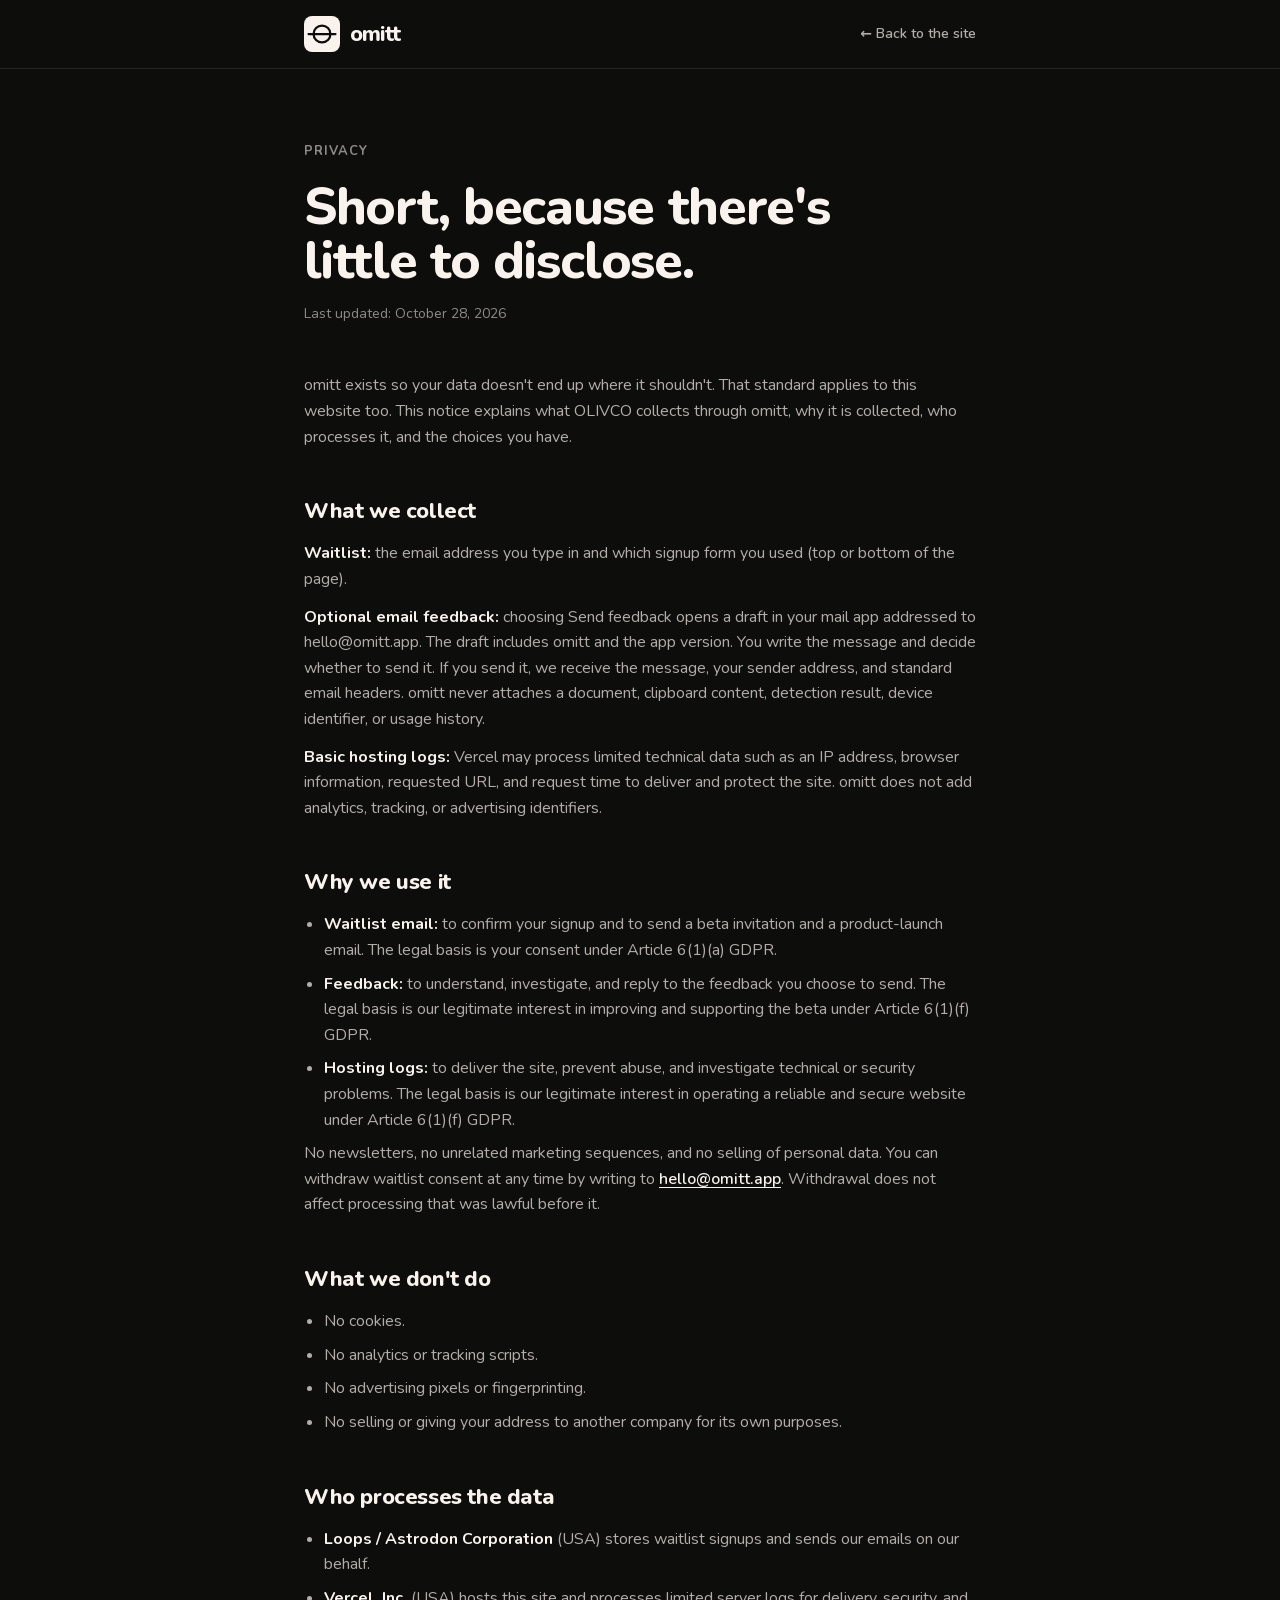
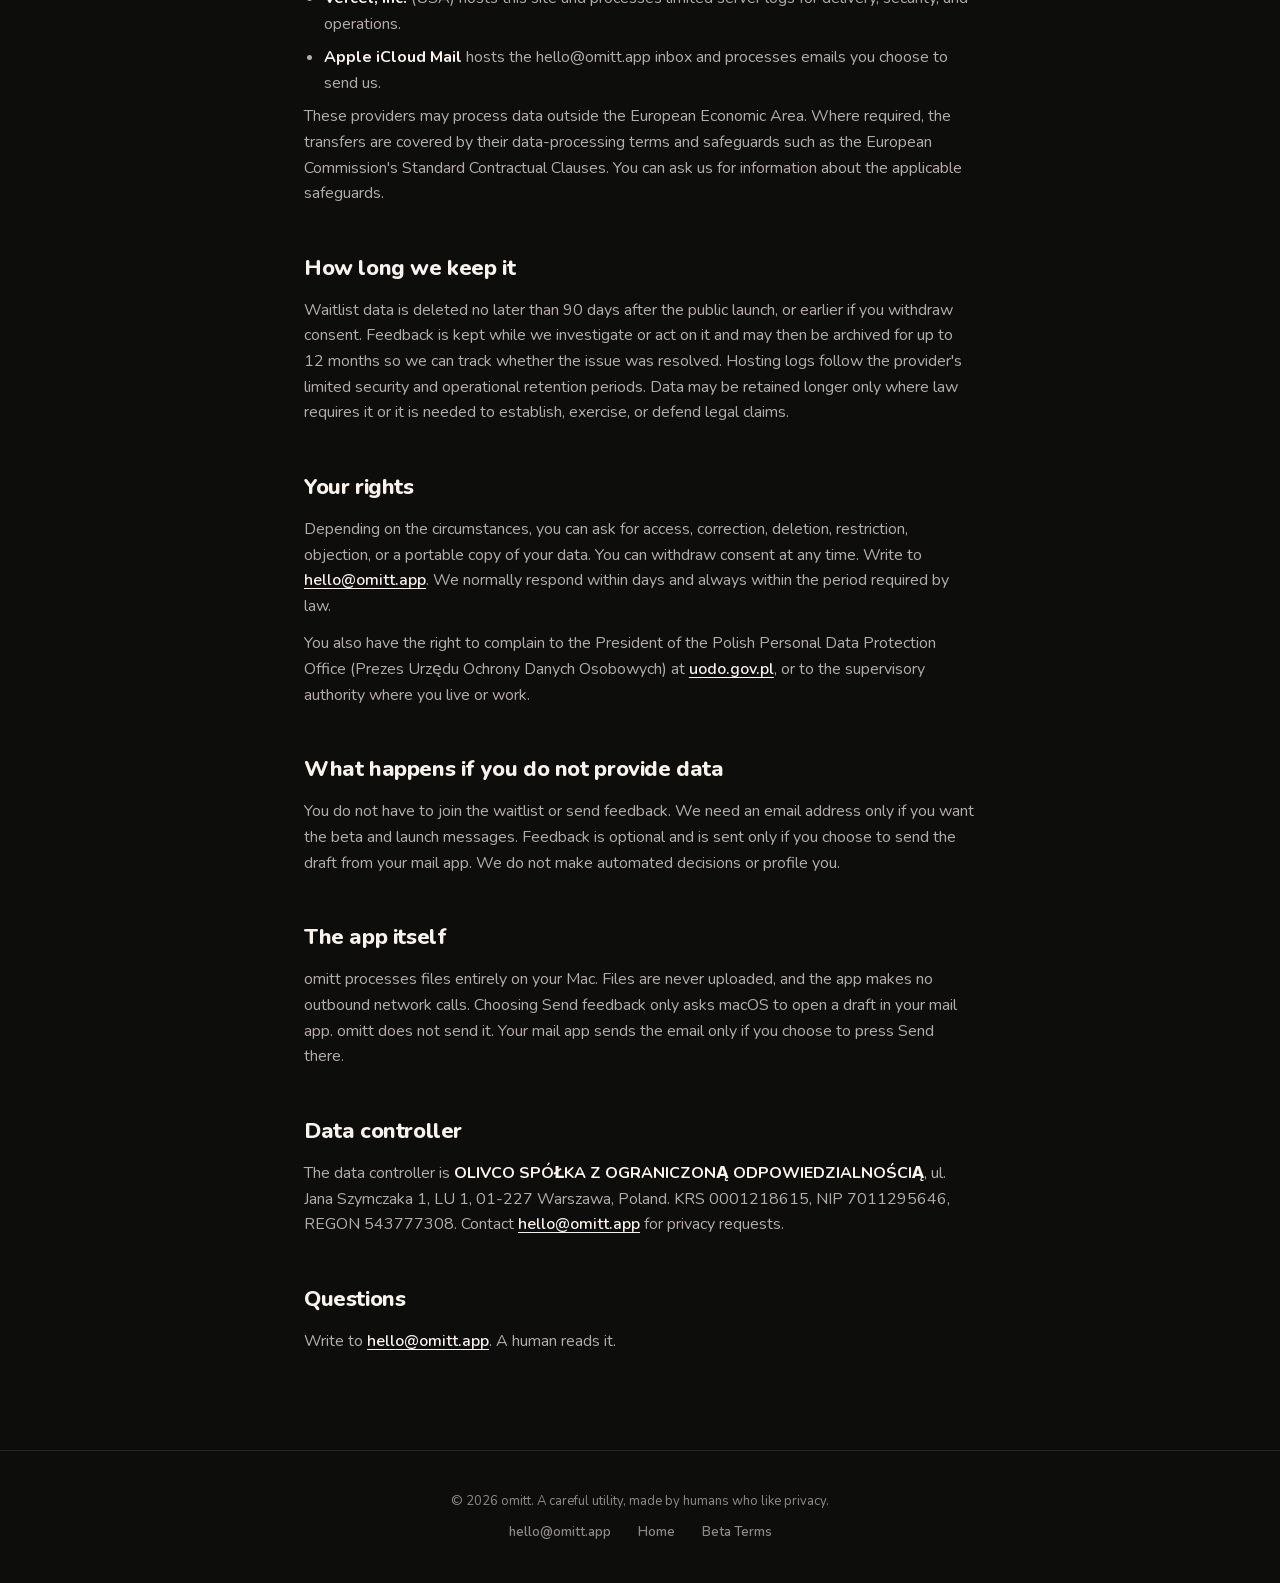
<file: privacy.html>
<!DOCTYPE html>
<html lang="en">
<head>
<meta charset="UTF-8" />
<meta name="viewport" content="width=device-width, initial-scale=1.0" />
<title>Privacy - omitt</title>
<meta name="description" content="What the omitt website and app collect, what stays on your Mac, and how to request deletion." />

<meta name="theme-color" content="#0D0D0C">
<link rel="icon" type="image/svg+xml" href="/assets/svg/favicon.svg">
<link rel="icon" type="image/png" sizes="32x32" href="/assets/png/icon-32.png">
<link rel="apple-touch-icon" sizes="180x180" href="/assets/png/apple-touch-icon-180.png">
<link rel="canonical" href="https://omitt.app/privacy">

<link rel="stylesheet" href="/assets/fonts/fonts.css">

<style>
  :root {
    --ink:        #0D0D0C;
    --cream:      #F9F2ED;
    --cream-soft: rgba(249, 242, 237, 0.70);
    --cream-mute: rgba(249, 242, 237, 0.55);
    --cream-line: rgba(249, 242, 237, 0.10);
    --radius:     14px;
    --radius-pill: 999px;
  }
  * { box-sizing: border-box; margin: 0; padding: 0; }
  body {
    font-family: var(--font-body);
    background: var(--ink);
    color: var(--cream);
    line-height: 1.6;
    -webkit-font-smoothing: antialiased;
    font-weight: 400;
  }
  a:focus-visible { outline: 2px solid var(--cream); outline-offset: 3px; border-radius: 4px; }
  .wrap { max-width: 720px; margin: 0 auto; padding: 0 24px; }

  nav {
    padding: 16px 0;
    border-bottom: 1px solid var(--cream-line);
  }
  nav .row { display: flex; justify-content: space-between; align-items: center; }
  .logo {
    display: flex; align-items: center; gap: 10px;
    text-decoration: none; color: var(--cream);
  }
  .logo-icon { width: 36px; height: 36px; display: block; }
  .logo-text {
    font-family: var(--font-display);
    font-size: 22px; font-weight: 800;
    letter-spacing: -0.035em; line-height: 1;
  }
  nav .back {
    color: var(--cream-soft);
    text-decoration: none;
    font-size: 14px; font-weight: 600;
    transition: color .15s;
  }
  nav .back:hover { color: var(--cream); }

  main { padding: 72px 0 96px; }
  .eyebrow {
    font-size: 13px; font-weight: 700;
    letter-spacing: 0.08em; text-transform: uppercase;
    color: var(--cream-mute);
    margin-bottom: 18px;
  }
  h1 {
    font-family: var(--font-display);
    font-size: clamp(34px, 5vw, 52px);
    font-weight: 800;
    letter-spacing: -0.025em;
    line-height: 1.05;
    margin-bottom: 14px;
  }
  .updated {
    font-size: 14px;
    color: var(--cream-mute);
    margin-bottom: 48px;
  }
  h2 {
    font-family: var(--font-display);
    font-size: 22px; font-weight: 800;
    letter-spacing: -0.018em;
    margin: 44px 0 12px;
  }
  p, li {
    font-size: 16px;
    color: var(--cream-soft);
  }
  p + p { margin-top: 12px; }
  ul { margin: 12px 0 0 20px; }
  li { margin-bottom: 8px; }
  strong { color: var(--cream); font-weight: 700; }
  main a { color: var(--cream); font-weight: 600; text-decoration: underline; text-underline-offset: 3px; }

  footer {
    padding: 40px 0;
    text-align: center;
    color: var(--cream-mute);
    font-size: 13px;
    border-top: 1px solid var(--cream-line);
  }
  footer a {
    color: var(--cream-mute);
    text-decoration: none;
    margin: 0 12px;
    font-weight: 600;
  }
  footer a:hover { color: var(--cream); }

  @media (max-width: 480px) {
    main { padding: 48px 0 64px; }
    .logo-icon { width: 32px; height: 32px; }
    .logo-text { font-size: 19px; }
  }
</style>
</head>
<body>

<nav>
  <div class="wrap row">
    <a href="/" class="logo" aria-label="omitt home">
      <img class="logo-icon" src="/assets/svg/icon.svg" alt="" />
      <span class="logo-text">omitt</span>
    </a>
    <a href="/" class="back">&larr; Back to the site</a>
  </div>
</nav>

<main>
  <div class="wrap">
    <div class="eyebrow">Privacy</div>
    <h1>Short, because there's<br/>little to disclose.</h1>
    <p class="updated">Last updated: October 28, 2026</p>

    <p>omitt exists so your data doesn't end up where it shouldn't. That standard applies to this website too. This notice explains what OLIVCO collects through omitt, why it is collected, who processes it, and the choices you have.</p>

    <h2>What we collect</h2>
    <p><strong>Waitlist:</strong> the email address you type in and which signup form you used (top or bottom of the page).</p>
    <p><strong>Optional email feedback:</strong> choosing Send feedback opens a draft in your mail app addressed to hello@omitt.app. The draft includes omitt and the app version. You write the message and decide whether to send it. If you send it, we receive the message, your sender address, and standard email headers. omitt never attaches a document, clipboard content, detection result, device identifier, or usage history.</p>
    <p><strong>Basic hosting logs:</strong> Vercel may process limited technical data such as an IP address, browser information, requested URL, and request time to deliver and protect the site. omitt does not add analytics, tracking, or advertising identifiers.</p>

    <h2>Why we use it</h2>
    <ul>
      <li><strong>Waitlist email:</strong> to confirm your signup and to send a beta invitation and a product-launch email. The legal basis is your consent under Article 6(1)(a) GDPR.</li>
      <li><strong>Feedback:</strong> to understand, investigate, and reply to the feedback you choose to send. The legal basis is our legitimate interest in improving and supporting the beta under Article 6(1)(f) GDPR.</li>
      <li><strong>Hosting logs:</strong> to deliver the site, prevent abuse, and investigate technical or security problems. The legal basis is our legitimate interest in operating a reliable and secure website under Article 6(1)(f) GDPR.</li>
    </ul>
    <p>No newsletters, no unrelated marketing sequences, and no selling of personal data. You can withdraw waitlist consent at any time by writing to <a href="mailto:hello@omitt.app">hello@omitt.app</a>. Withdrawal does not affect processing that was lawful before it.</p>

    <h2>What we don't do</h2>
    <ul>
      <li>No cookies.</li>
      <li>No analytics or tracking scripts.</li>
      <li>No advertising pixels or fingerprinting.</li>
      <li>No selling or giving your address to another company for its own purposes.</li>
    </ul>

    <h2>Who processes the data</h2>
    <ul>
      <li><strong>Loops / Astrodon Corporation</strong> (USA) stores waitlist signups and sends our emails on our behalf.</li>
      <li><strong>Vercel, Inc.</strong> (USA) hosts this site and processes limited server logs for delivery, security, and operations.</li>
      <li><strong>Apple iCloud Mail</strong> hosts the hello@omitt.app inbox and processes emails you choose to send us.</li>
    </ul>
    <p>These providers may process data outside the European Economic Area. Where required, the transfers are covered by their data-processing terms and safeguards such as the European Commission's Standard Contractual Clauses. You can ask us for information about the applicable safeguards.</p>

    <h2>How long we keep it</h2>
    <p>Waitlist data is deleted no later than 90 days after the public launch, or earlier if you withdraw consent. Feedback is kept while we investigate or act on it and may then be archived for up to 12 months so we can track whether the issue was resolved. Hosting logs follow the provider's limited security and operational retention periods. Data may be retained longer only where law requires it or it is needed to establish, exercise, or defend legal claims.</p>

    <h2>Your rights</h2>
    <p>Depending on the circumstances, you can ask for access, correction, deletion, restriction, objection, or a portable copy of your data. You can withdraw consent at any time. Write to <a href="mailto:hello@omitt.app">hello@omitt.app</a>. We normally respond within days and always within the period required by law.</p>
    <p>You also have the right to complain to the President of the Polish Personal Data Protection Office (Prezes Urzędu Ochrony Danych Osobowych) at <a href="https://uodo.gov.pl/" rel="noopener">uodo.gov.pl</a>, or to the supervisory authority where you live or work.</p>

    <h2>What happens if you do not provide data</h2>
    <p>You do not have to join the waitlist or send feedback. We need an email address only if you want the beta and launch messages. Feedback is optional and is sent only if you choose to send the draft from your mail app. We do not make automated decisions or profile you.</p>

    <h2>The app itself</h2>
    <p>omitt processes files entirely on your Mac. Files are never uploaded, and the app makes no outbound network calls. Choosing Send feedback only asks macOS to open a draft in your mail app. omitt does not send it. Your mail app sends the email only if you choose to press Send there.</p>

    <h2>Data controller</h2>
    <p>The data controller is <strong>OLIVCO SPÓŁKA Z OGRANICZONĄ ODPOWIEDZIALNOŚCIĄ</strong>, ul. Jana Szymczaka 1, LU 1, 01-227 Warszawa, Poland. KRS 0001218615, NIP 7011295646, REGON 543777308. Contact <a href="mailto:hello@omitt.app">hello@omitt.app</a> for privacy requests.</p>

    <h2>Questions</h2>
    <p>Write to <a href="mailto:hello@omitt.app">hello@omitt.app</a>. A human reads it.</p>
  </div>
</main>

<footer>
  <div class="wrap">
    <div>© 2026 omitt. A careful utility, made by humans who like privacy.</div>
    <div style="margin-top: 10px;">
      <a href="mailto:hello@omitt.app">hello@omitt.app</a>
      <a href="/">Home</a>
      <a href="/terms">Beta Terms</a>
    </div>
  </div>
</footer>

</body>
</html>
</file>
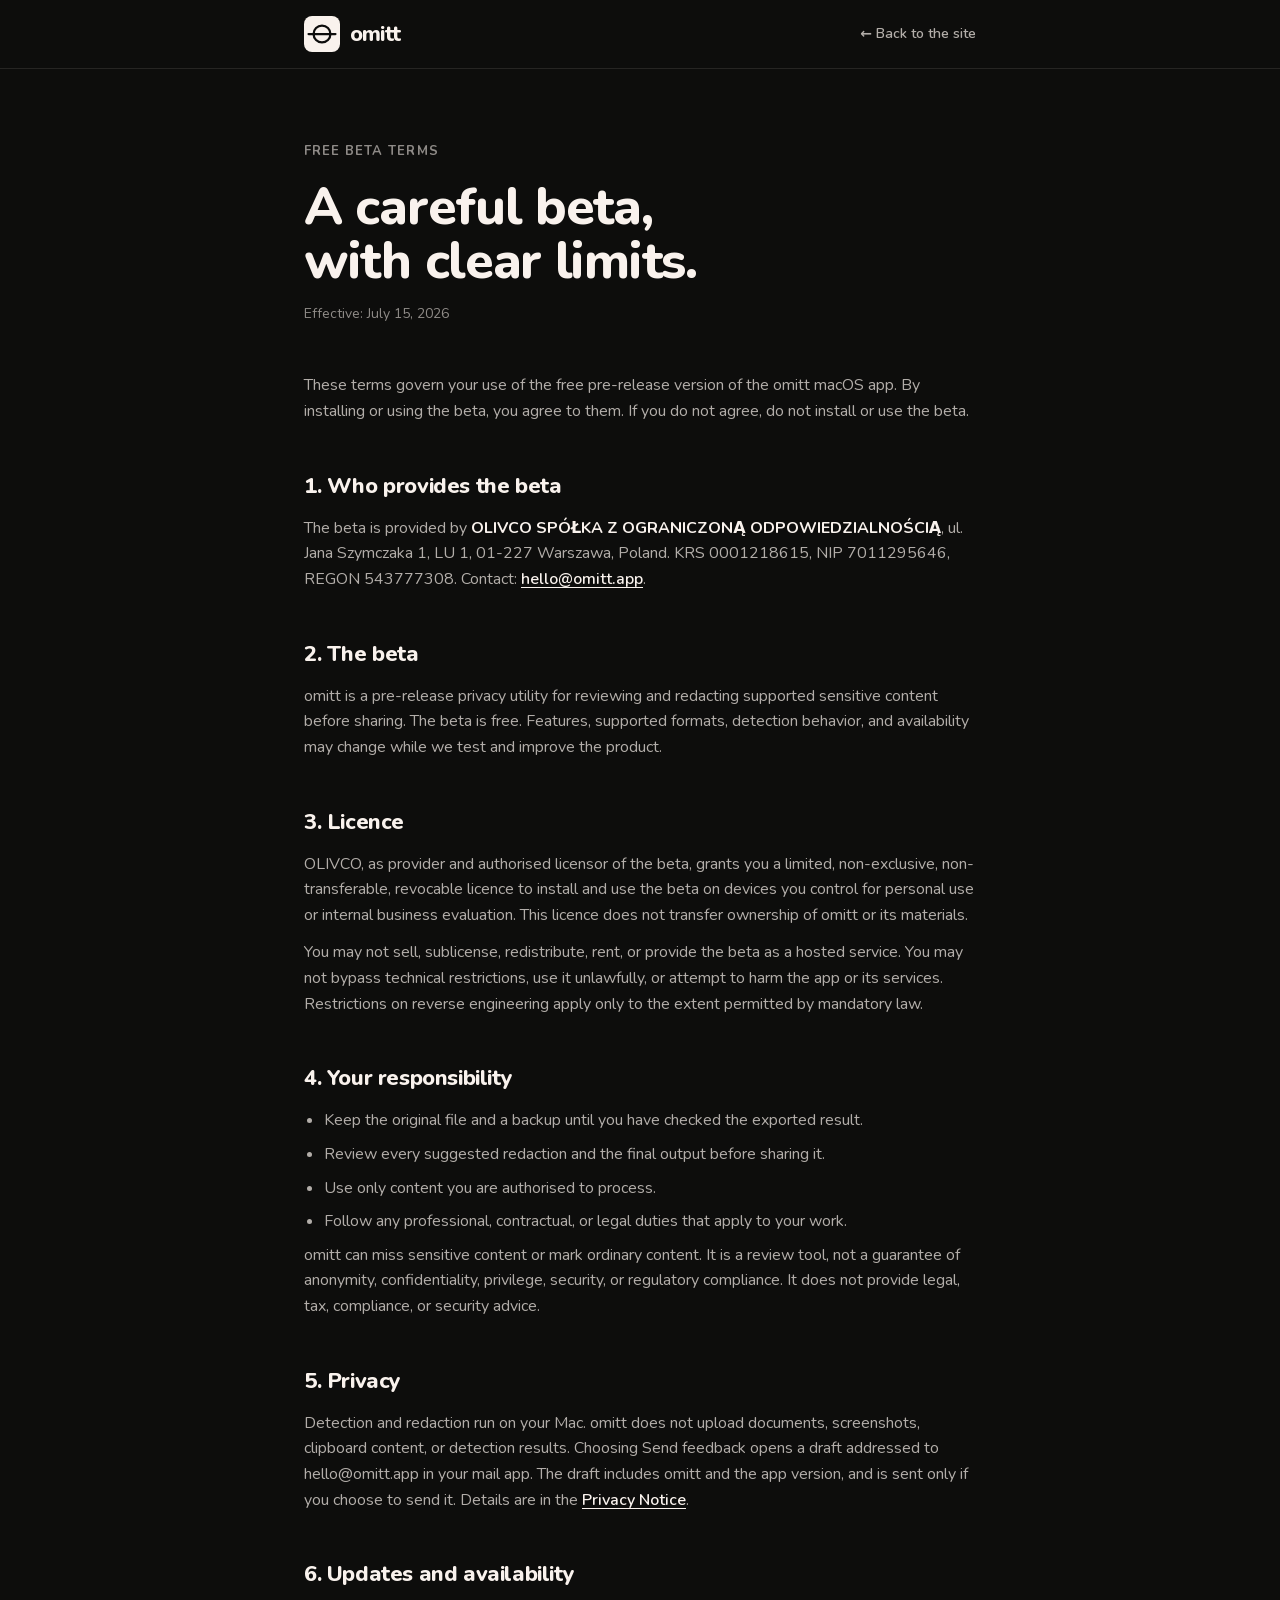
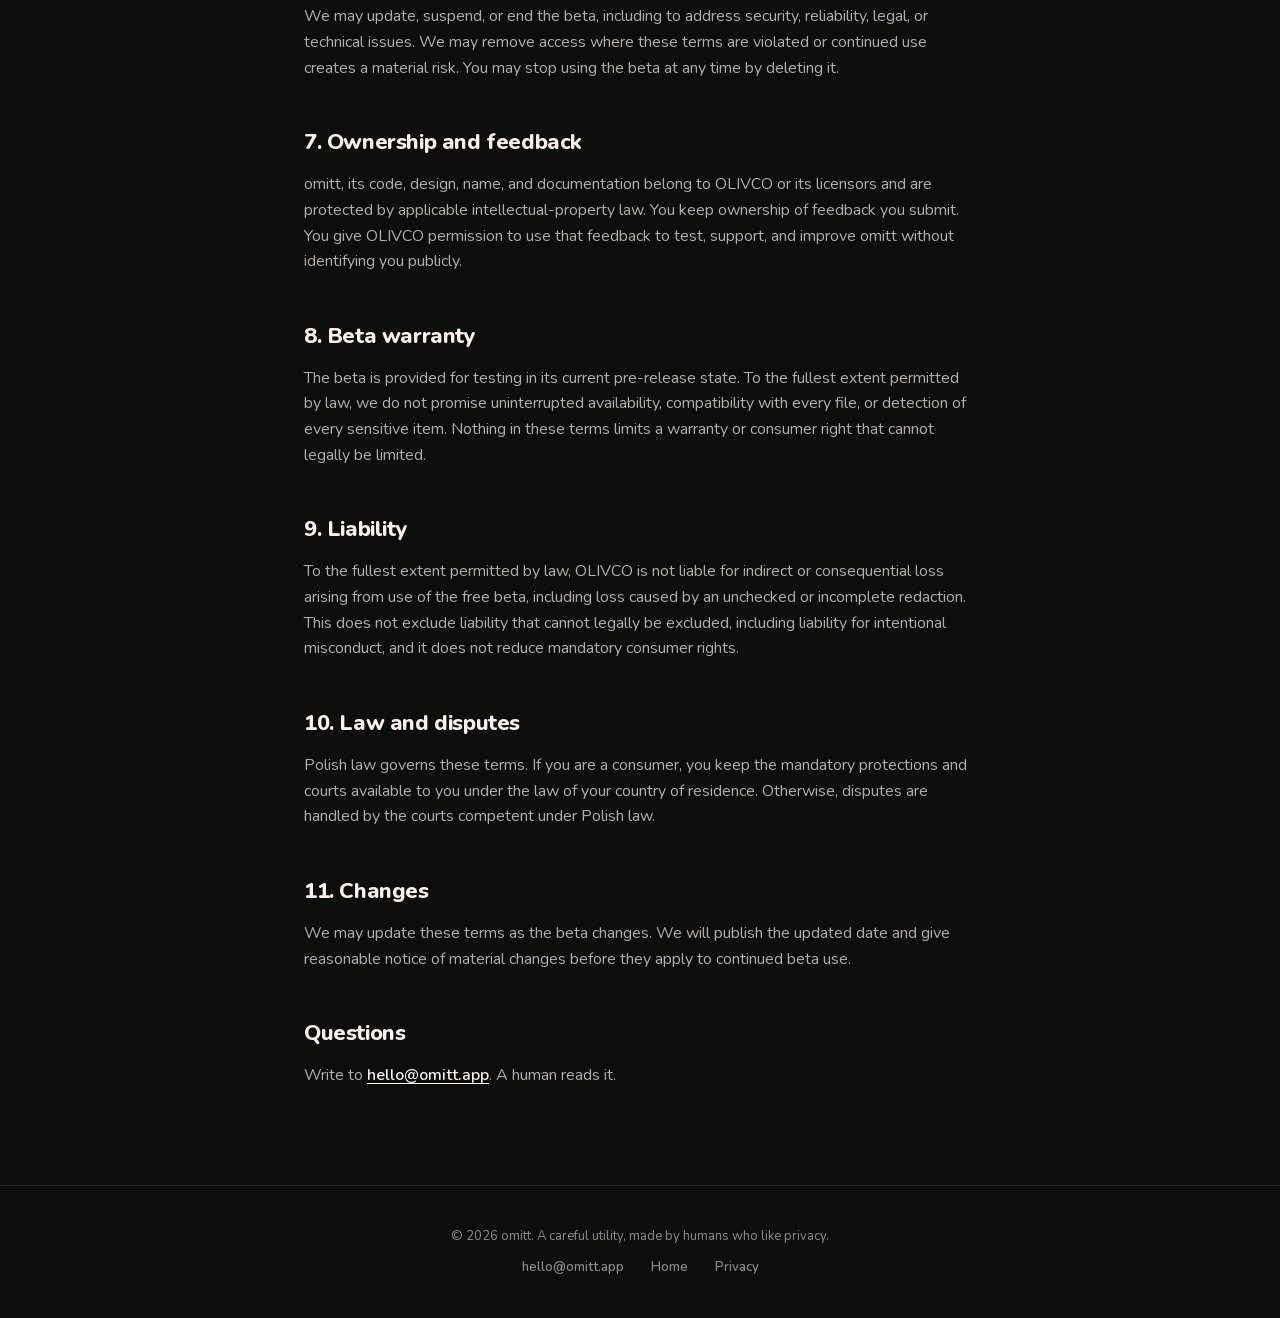
<file: terms.html>
<!DOCTYPE html>
<html lang="en">
<head>
<meta charset="UTF-8" />
<meta name="viewport" content="width=device-width, initial-scale=1.0" />
<title>Beta Terms - omitt</title>
<meta name="description" content="Terms for using the free omitt macOS beta." />

<meta name="theme-color" content="#0D0D0C">
<link rel="icon" type="image/svg+xml" href="/assets/svg/favicon.svg">
<link rel="icon" type="image/png" sizes="32x32" href="/assets/png/icon-32.png">
<link rel="apple-touch-icon" sizes="180x180" href="/assets/png/apple-touch-icon-180.png">
<link rel="canonical" href="https://omitt.app/terms">
<link rel="stylesheet" href="/assets/fonts/fonts.css">

<style>
  :root {
    --ink: #0D0D0C;
    --cream: #F9F2ED;
    --cream-soft: rgba(249, 242, 237, 0.70);
    --cream-mute: rgba(249, 242, 237, 0.55);
    --cream-line: rgba(249, 242, 237, 0.10);
  }
  * { box-sizing: border-box; margin: 0; padding: 0; }
  body {
    font-family: var(--font-body);
    background: var(--ink);
    color: var(--cream);
    line-height: 1.6;
    -webkit-font-smoothing: antialiased;
    font-weight: 400;
  }
  a:focus-visible { outline: 2px solid var(--cream); outline-offset: 3px; border-radius: 4px; }
  .wrap { max-width: 720px; margin: 0 auto; padding: 0 24px; }
  nav { padding: 16px 0; border-bottom: 1px solid var(--cream-line); }
  nav .row { display: flex; justify-content: space-between; align-items: center; }
  .logo { display: flex; align-items: center; gap: 10px; text-decoration: none; color: var(--cream); }
  .logo-icon { width: 36px; height: 36px; display: block; }
  .logo-text { font-family: var(--font-display); font-size: 22px; font-weight: 800; letter-spacing: -0.035em; line-height: 1; }
  nav .back { color: var(--cream-soft); text-decoration: none; font-size: 14px; font-weight: 600; transition: color .15s; }
  nav .back:hover { color: var(--cream); }
  main { padding: 72px 0 96px; }
  .eyebrow { font-size: 13px; font-weight: 700; letter-spacing: 0.08em; text-transform: uppercase; color: var(--cream-mute); margin-bottom: 18px; }
  h1 { font-family: var(--font-display); font-size: clamp(34px, 5vw, 52px); font-weight: 800; letter-spacing: -0.025em; line-height: 1.05; margin-bottom: 14px; }
  .updated { font-size: 14px; color: var(--cream-mute); margin-bottom: 48px; }
  h2 { font-family: var(--font-display); font-size: 22px; font-weight: 800; letter-spacing: -0.018em; margin: 44px 0 12px; }
  p, li { font-size: 16px; color: var(--cream-soft); }
  p + p { margin-top: 12px; }
  ul { margin: 12px 0 0 20px; }
  li { margin-bottom: 8px; }
  strong { color: var(--cream); font-weight: 700; }
  main a { color: var(--cream); font-weight: 600; text-decoration: underline; text-underline-offset: 3px; }
  footer { padding: 40px 0; text-align: center; color: var(--cream-mute); font-size: 13px; border-top: 1px solid var(--cream-line); }
  footer a { color: var(--cream-mute); text-decoration: none; margin: 0 12px; font-weight: 600; }
  footer a:hover { color: var(--cream); }
  @media (max-width: 480px) {
    main { padding: 48px 0 64px; }
    .logo-icon { width: 32px; height: 32px; }
    .logo-text { font-size: 19px; }
  }
</style>
</head>
<body>

<nav>
  <div class="wrap row">
    <a href="/" class="logo" aria-label="omitt home">
      <img class="logo-icon" src="/assets/svg/icon.svg" alt="" />
      <span class="logo-text">omitt</span>
    </a>
    <a href="/" class="back">&larr; Back to the site</a>
  </div>
</nav>

<main>
  <div class="wrap">
    <div class="eyebrow">Free beta terms</div>
    <h1>A careful beta,<br/>with clear limits.</h1>
    <p class="updated">Effective: July 15, 2026</p>

    <p>These terms govern your use of the free pre-release version of the omitt macOS app. By installing or using the beta, you agree to them. If you do not agree, do not install or use the beta.</p>

    <h2>1. Who provides the beta</h2>
    <p>The beta is provided by <strong>OLIVCO SPÓŁKA Z OGRANICZONĄ ODPOWIEDZIALNOŚCIĄ</strong>, ul. Jana Szymczaka 1, LU 1, 01-227 Warszawa, Poland. KRS 0001218615, NIP 7011295646, REGON 543777308. Contact: <a href="mailto:hello@omitt.app">hello@omitt.app</a>.</p>

    <h2>2. The beta</h2>
    <p>omitt is a pre-release privacy utility for reviewing and redacting supported sensitive content before sharing. The beta is free. Features, supported formats, detection behavior, and availability may change while we test and improve the product.</p>

    <h2>3. Licence</h2>
    <p>OLIVCO, as provider and authorised licensor of the beta, grants you a limited, non-exclusive, non-transferable, revocable licence to install and use the beta on devices you control for personal use or internal business evaluation. This licence does not transfer ownership of omitt or its materials.</p>
    <p>You may not sell, sublicense, redistribute, rent, or provide the beta as a hosted service. You may not bypass technical restrictions, use it unlawfully, or attempt to harm the app or its services. Restrictions on reverse engineering apply only to the extent permitted by mandatory law.</p>

    <h2>4. Your responsibility</h2>
    <ul>
      <li>Keep the original file and a backup until you have checked the exported result.</li>
      <li>Review every suggested redaction and the final output before sharing it.</li>
      <li>Use only content you are authorised to process.</li>
      <li>Follow any professional, contractual, or legal duties that apply to your work.</li>
    </ul>
    <p>omitt can miss sensitive content or mark ordinary content. It is a review tool, not a guarantee of anonymity, confidentiality, privilege, security, or regulatory compliance. It does not provide legal, tax, compliance, or security advice.</p>

    <h2>5. Privacy</h2>
    <p>Detection and redaction run on your Mac. omitt does not upload documents, screenshots, clipboard content, or detection results. Choosing Send feedback opens a draft addressed to hello@omitt.app in your mail app. The draft includes omitt and the app version, and is sent only if you choose to send it. Details are in the <a href="/privacy">Privacy Notice</a>.</p>

    <h2>6. Updates and availability</h2>
    <p>We may update, suspend, or end the beta, including to address security, reliability, legal, or technical issues. We may remove access where these terms are violated or continued use creates a material risk. You may stop using the beta at any time by deleting it.</p>

    <h2>7. Ownership and feedback</h2>
    <p>omitt, its code, design, name, and documentation belong to OLIVCO or its licensors and are protected by applicable intellectual-property law. You keep ownership of feedback you submit. You give OLIVCO permission to use that feedback to test, support, and improve omitt without identifying you publicly.</p>

    <h2>8. Beta warranty</h2>
    <p>The beta is provided for testing in its current pre-release state. To the fullest extent permitted by law, we do not promise uninterrupted availability, compatibility with every file, or detection of every sensitive item. Nothing in these terms limits a warranty or consumer right that cannot legally be limited.</p>

    <h2>9. Liability</h2>
    <p>To the fullest extent permitted by law, OLIVCO is not liable for indirect or consequential loss arising from use of the free beta, including loss caused by an unchecked or incomplete redaction. This does not exclude liability that cannot legally be excluded, including liability for intentional misconduct, and it does not reduce mandatory consumer rights.</p>

    <h2>10. Law and disputes</h2>
    <p>Polish law governs these terms. If you are a consumer, you keep the mandatory protections and courts available to you under the law of your country of residence. Otherwise, disputes are handled by the courts competent under Polish law.</p>

    <h2>11. Changes</h2>
    <p>We may update these terms as the beta changes. We will publish the updated date and give reasonable notice of material changes before they apply to continued beta use.</p>

    <h2>Questions</h2>
    <p>Write to <a href="mailto:hello@omitt.app">hello@omitt.app</a>. A human reads it.</p>
  </div>
</main>

<footer>
  <div class="wrap">
    <div>© 2026 omitt. A careful utility, made by humans who like privacy.</div>
    <div style="margin-top: 10px;">
      <a href="mailto:hello@omitt.app">hello@omitt.app</a>
      <a href="/">Home</a>
      <a href="/privacy">Privacy</a>
    </div>
  </div>
</footer>

</body>
</html>
</file>
<file: assets/fonts/fonts.css>
/* omitt - Nunito variable font (self-hosted) */
/* Single woff2 file covers the full 100–900 weight axis */

@font-face {
  font-family: "Nunito";
  font-style: normal;
  font-display: swap;
  font-weight: 100 900;
  src: url("Nunito-Variable.woff2") format("woff2-variations"),
       url("Nunito-Variable.woff2") format("woff2");
}

/* Convenience aliases */
:root {
  --font-display: "Nunito", system-ui, -apple-system, "Segoe UI", Roboto, sans-serif;
  --font-body:    "Nunito", system-ui, -apple-system, "Segoe UI", Roboto, sans-serif;
}
</file>
